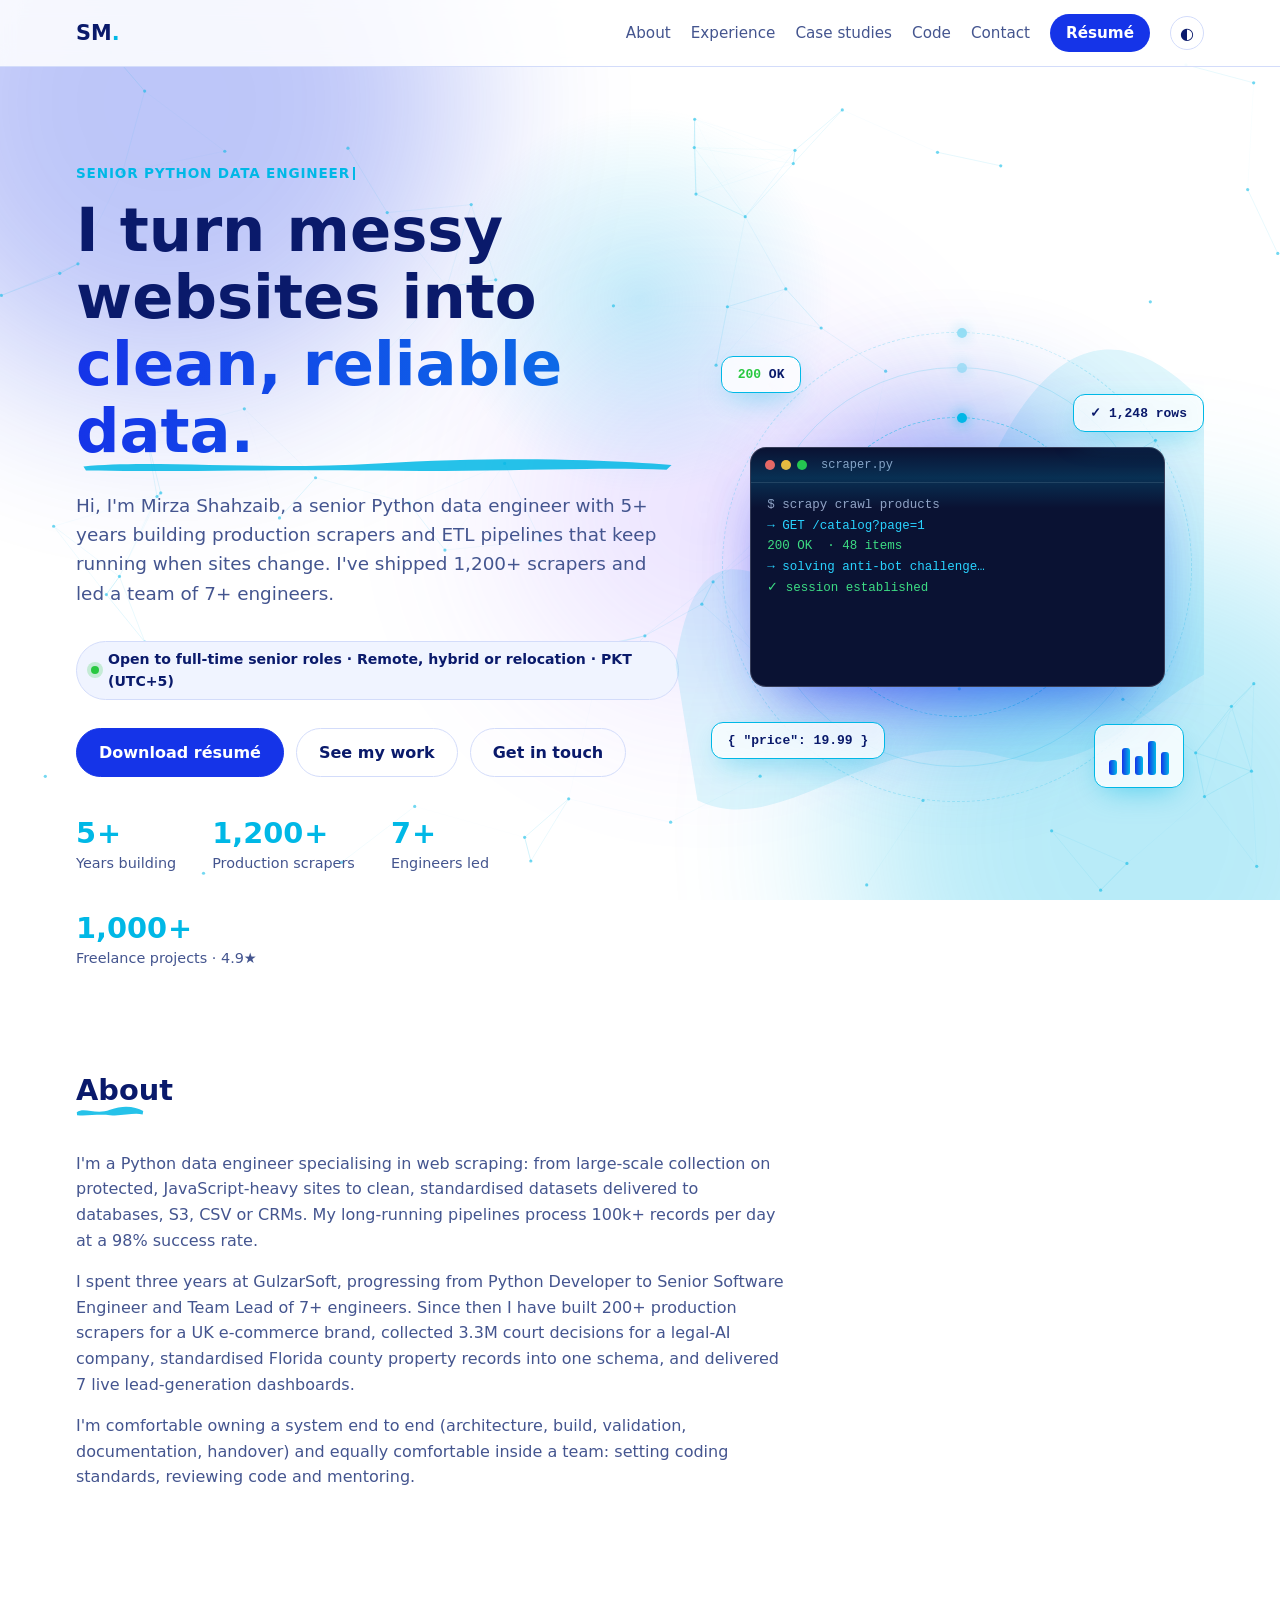
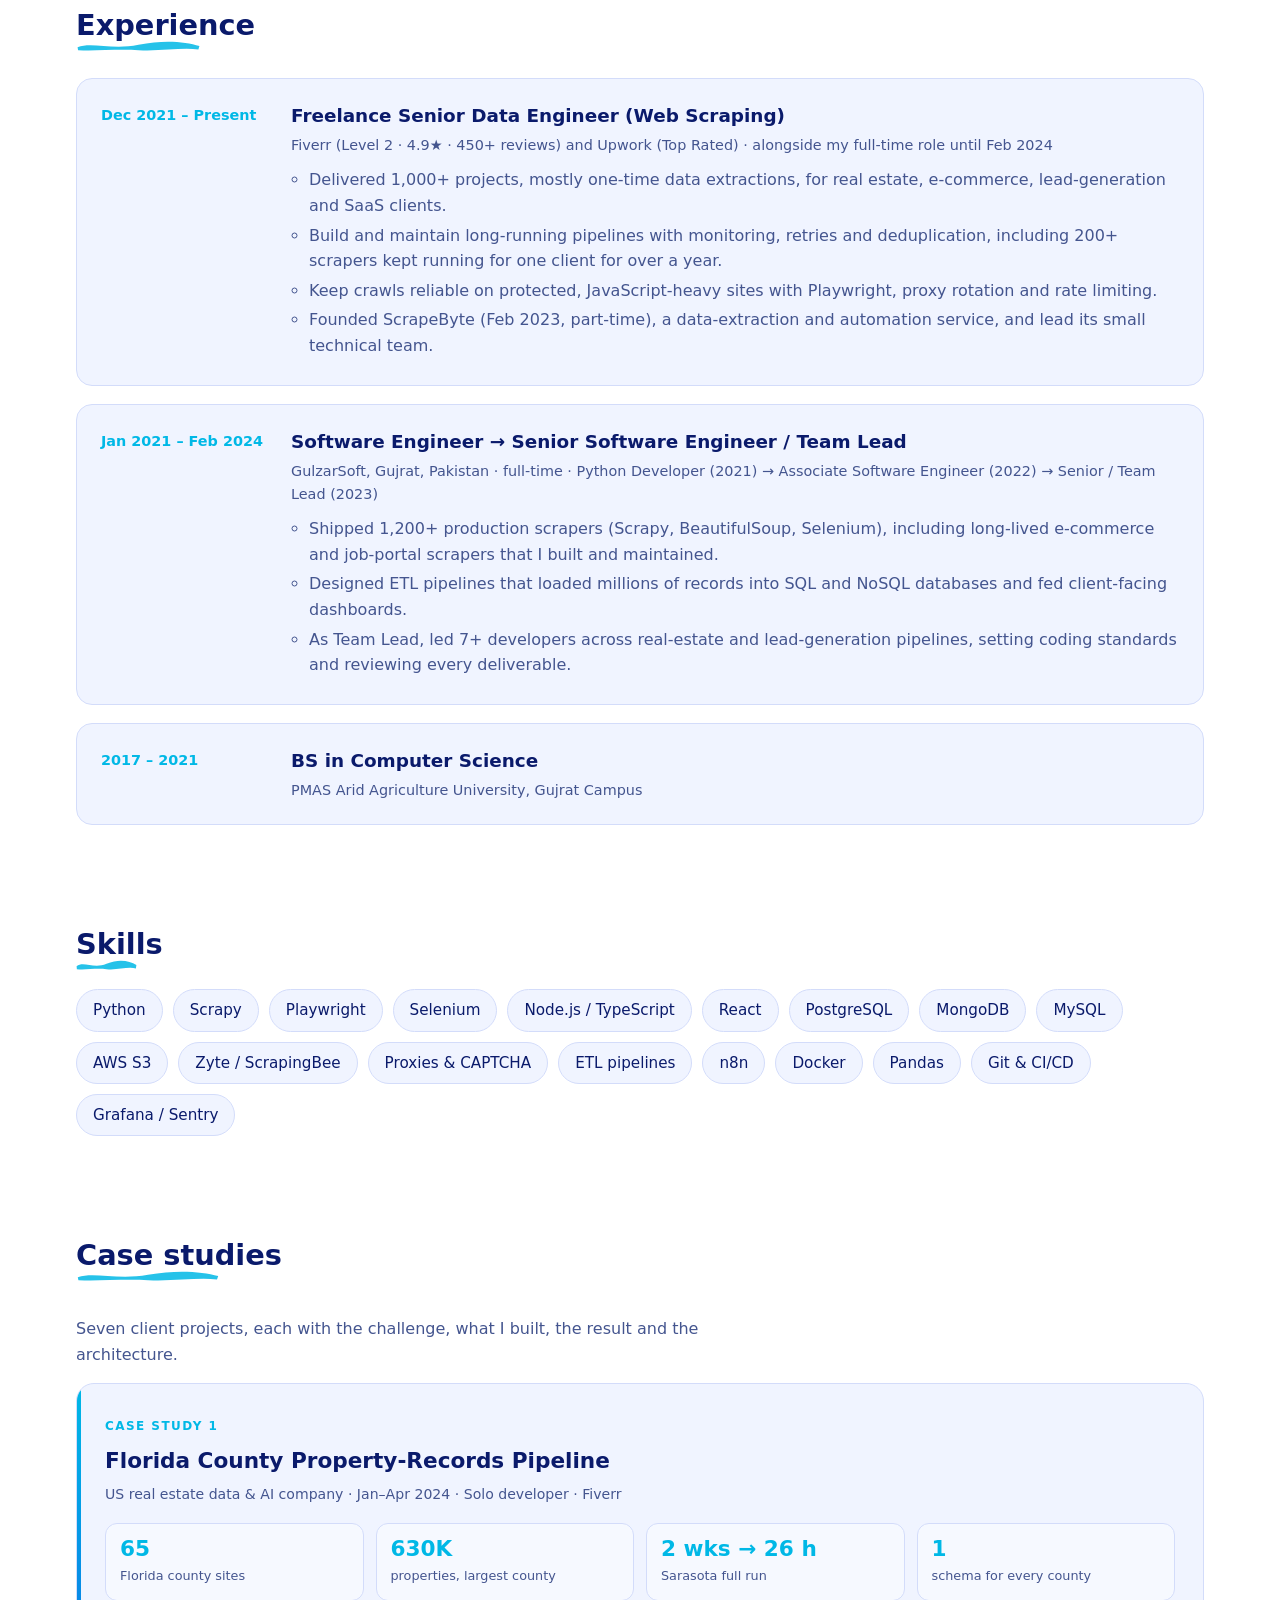
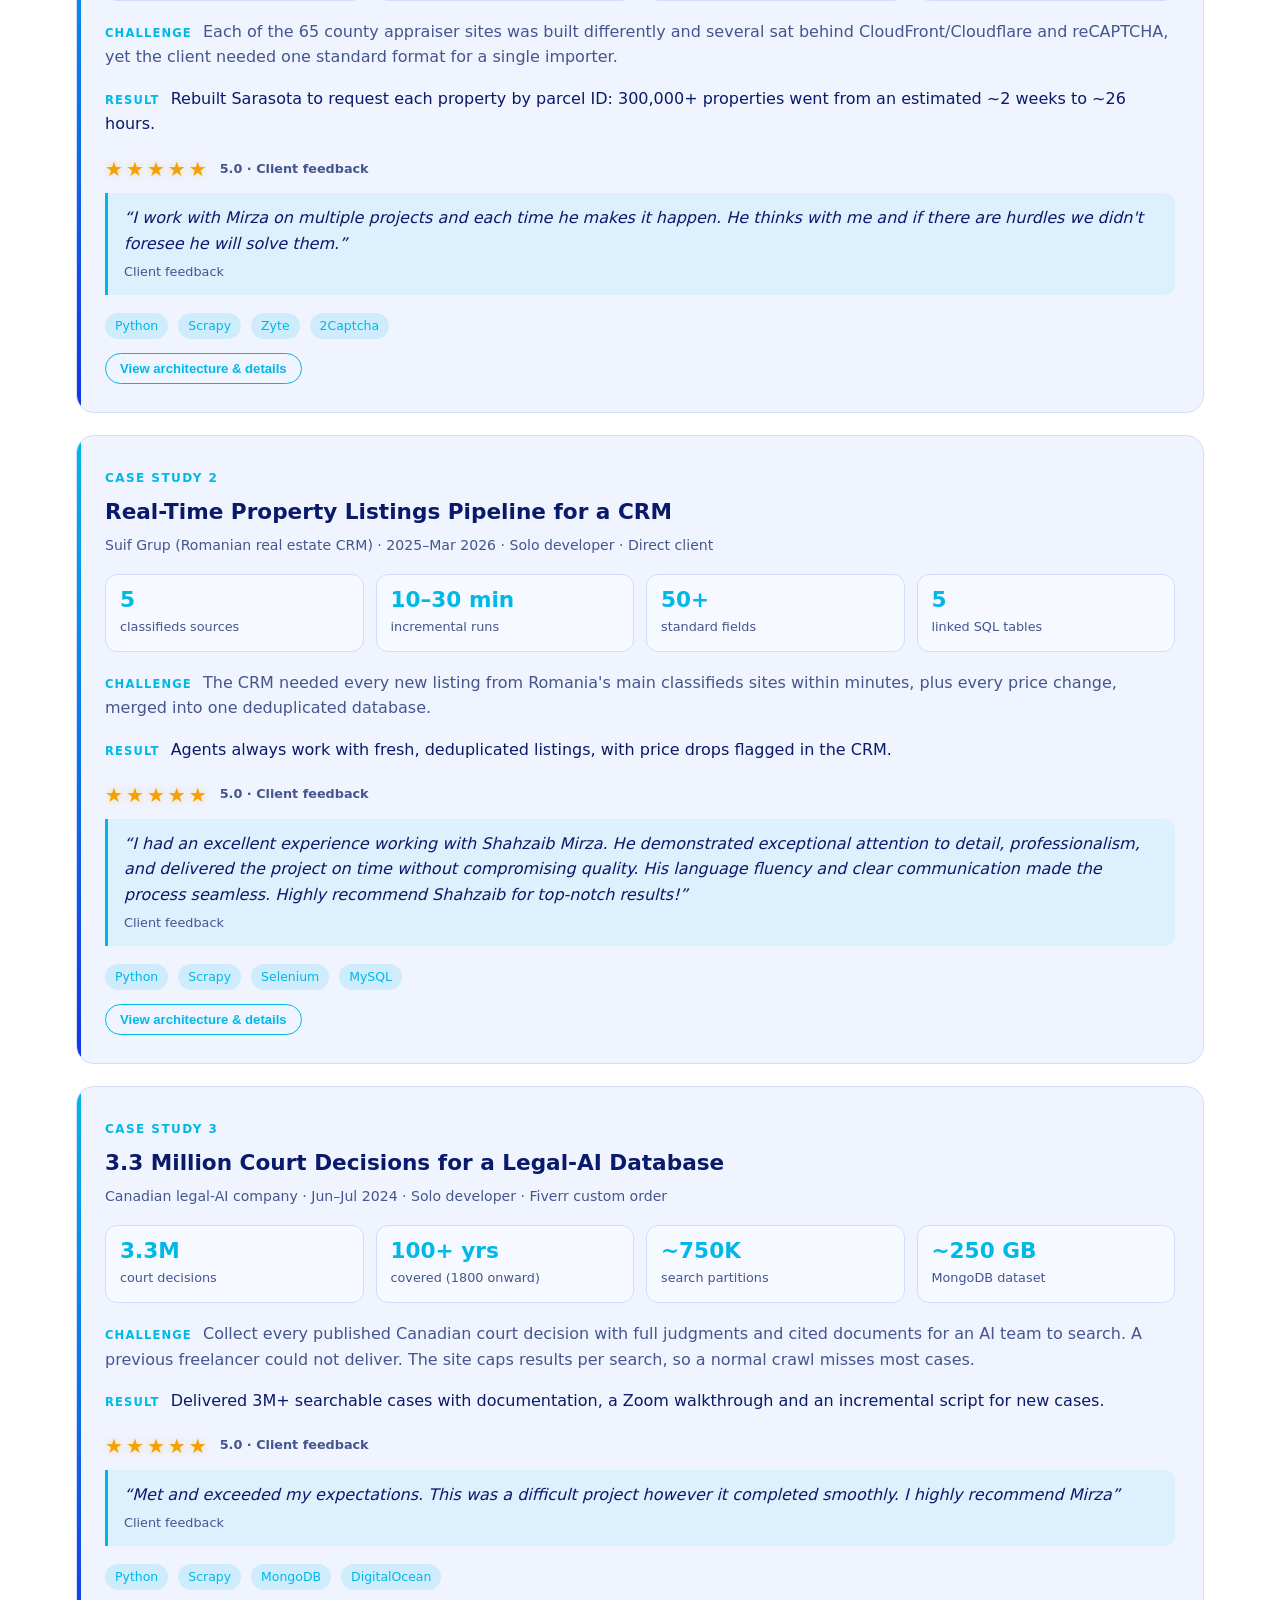
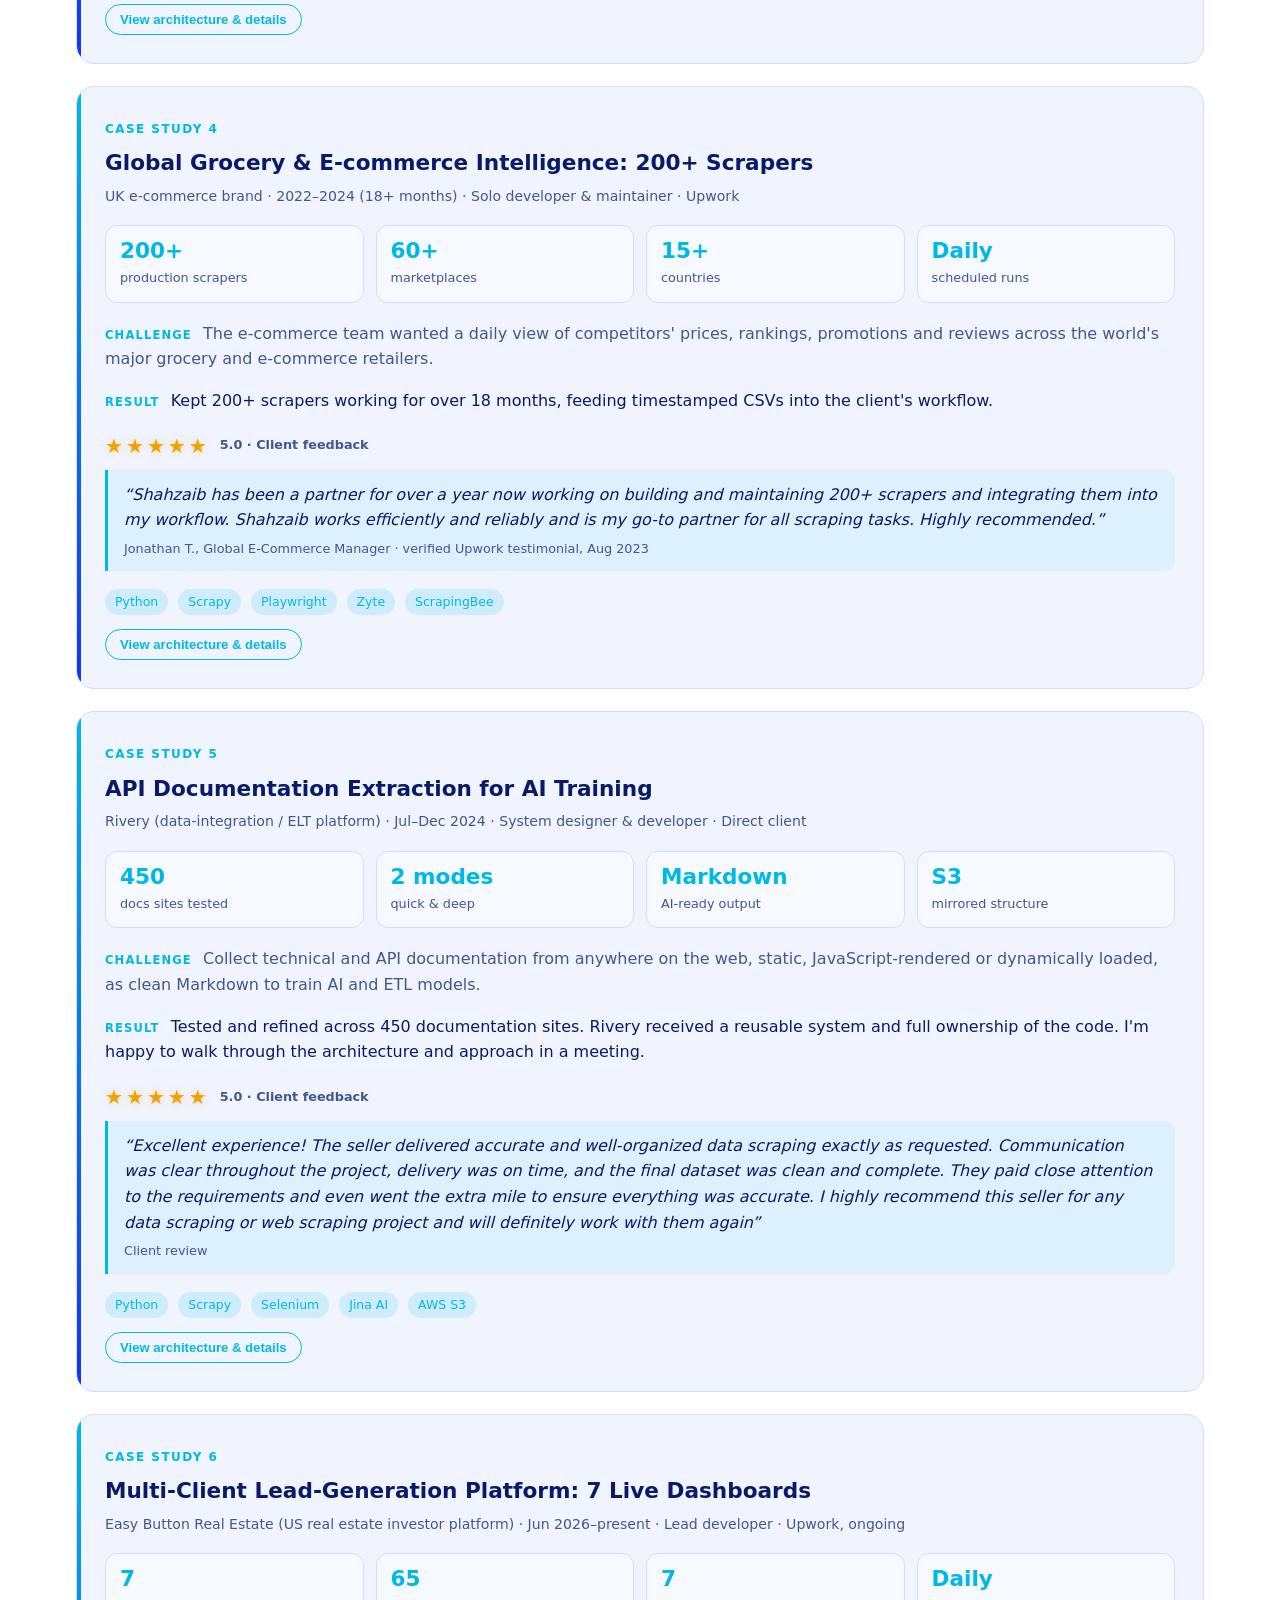
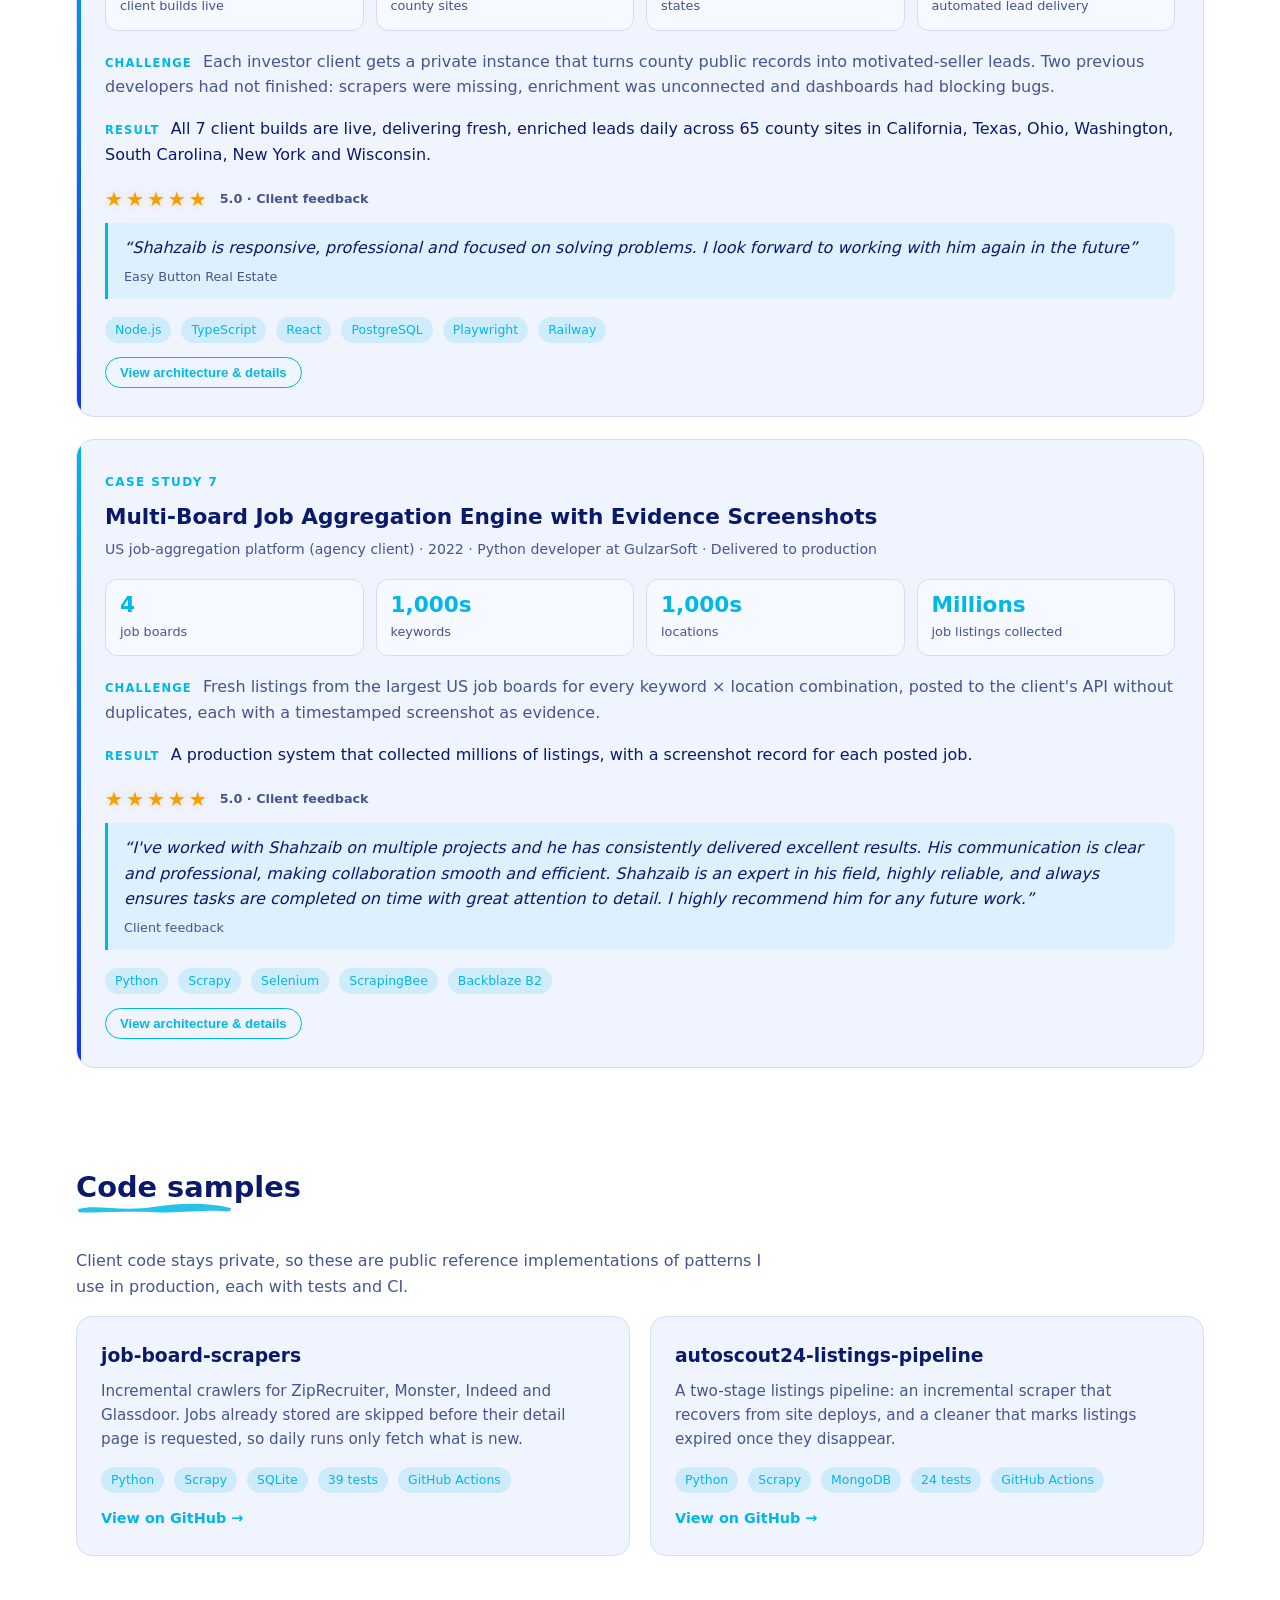
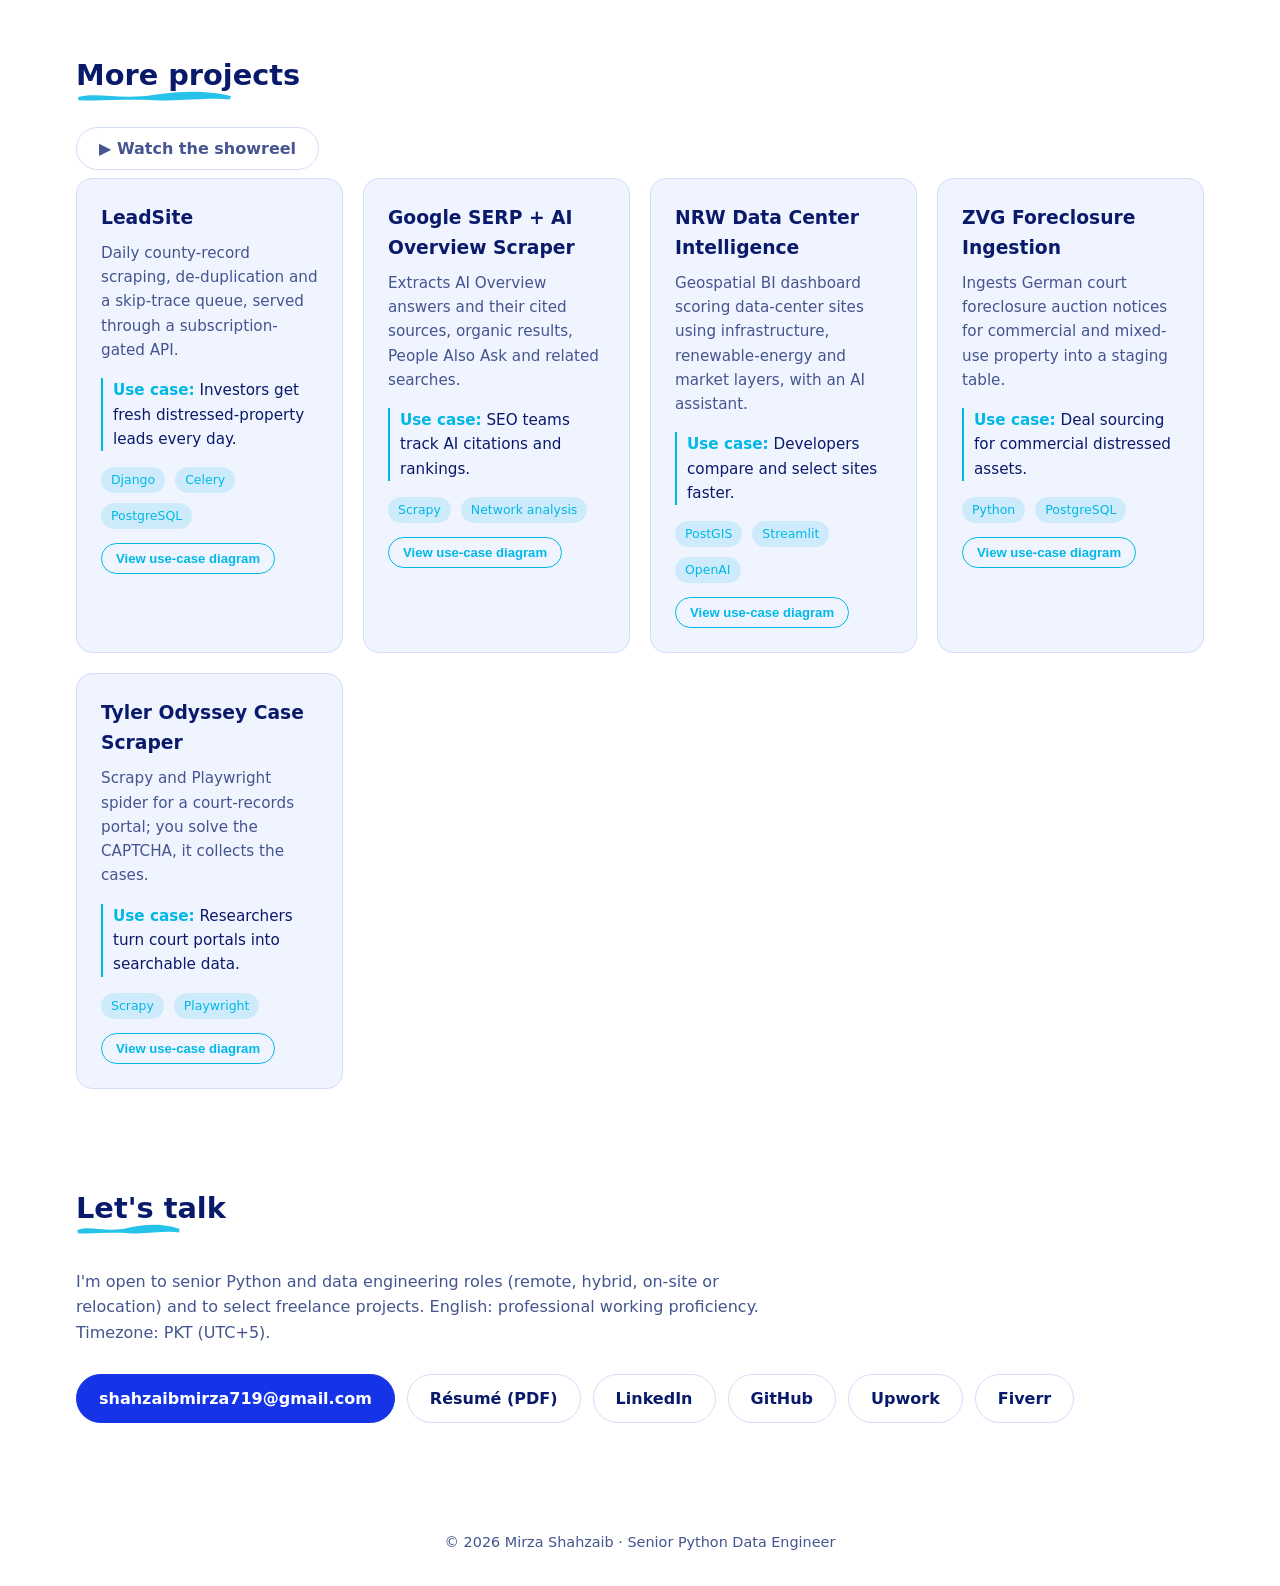
<file: index.html>
<!doctype html>
<html lang="en">
<head>
  <meta charset="utf-8">
  <meta name="viewport" content="width=device-width, initial-scale=1">
  <title>Mirza Shahzaib · Senior Python Data Engineer · Web Scraping &amp; ETL</title>
  <meta name="description" content="Mirza Shahzaib, senior Python data engineer. Web scraping and ETL pipelines: 1,200+ production scrapers, team lead of 7+ engineers, open to full-time roles.">
  <meta property="og:title" content="Mirza Shahzaib · Senior Python Data Engineer">
  <meta property="og:description" content="Web scraping and ETL pipelines: 1,200+ production scrapers, team lead of 7+ engineers. Case studies, code samples and résumé.">
  <meta property="og:type" content="website">
  <link rel="stylesheet" href="style.css">
  <script type="application/ld+json">
  {
    "@context": "https://schema.org",
    "@type": "Person",
    "name": "Mirza Shahzaib",
    "jobTitle": "Senior Python Data Engineer",
    "description": "Senior Python data engineer specialising in web scraping and ETL pipelines.",
    "address": { "@type": "PostalAddress", "addressLocality": "Gujrat", "addressRegion": "Punjab", "addressCountry": "PK" },
    "knowsAbout": ["Web scraping", "ETL pipelines", "Python", "Scrapy", "Playwright", "PostgreSQL", "MongoDB"],
    "sameAs": [
      "https://www.linkedin.com/in/mirza-shahzaib-613bab15b/",
      "https://github.com/shahzaibmirza566-creator"
    ]
  }
  </script>
</head>
<body>
  <canvas id="fx" aria-hidden="true"></canvas>
  <div class="blobs" aria-hidden="true"><i></i><i></i><i></i></div>
  <div class="glow" aria-hidden="true"></div>
  <div class="progress" aria-hidden="true"></div>
  <header class="nav">
    <a href="#top" class="logo">SM<span>.</span></a>
    <nav id="nav-links">
      <a href="#about">About</a>
      <a href="#experience">Experience</a>
      <a href="#case-studies">Case studies</a>
      <a href="#code">Code</a>
      <a href="#contact">Contact</a>
      <a class="resume" href="Mirza_Shahzaib_CV.pdf" target="_blank" rel="noopener">Résumé</a>
      <button id="theme" aria-label="Toggle theme">◐</button>
    </nav>
    <button id="menu" aria-label="Open menu" aria-expanded="false" aria-controls="nav-links"><i></i><i></i><i></i></button>
  </header>

  <main id="top">
    <section class="hero">
      <div class="hero-text">
      <p class="eyebrow"><span id="type"></span><span class="caret"></span></p>
      <h1>I turn messy websites into <em>clean, reliable data.</em></h1>
      <p class="lead">Hi, I'm Mirza Shahzaib, a senior Python data engineer with 5+ years building production scrapers and ETL pipelines that keep running when sites change. I've shipped 1,200+ scrapers and led a team of 7+ engineers.</p>
      <p class="avail"><i></i>Open to full-time senior roles · Remote, hybrid or relocation · PKT (UTC+5)</p>
      <div class="cta">
        <a class="btn primary" href="Mirza_Shahzaib_CV.pdf" target="_blank" rel="noopener">Download résumé</a>
        <a class="btn" href="#case-studies">See my work</a>
        <a class="btn" href="#contact">Get in touch</a>
      </div>
      <ul class="stats">
        <li><b><span data-count="5">5</span>+</b><span>Years building</span></li>
        <li><b><span data-count="1200">1,200</span>+</b><span>Production scrapers</span></li>
        <li><b><span data-count="7">7</span>+</b><span>Engineers led</span></li>
        <li><b><span data-count="1000">1,000</span>+</b><span>Freelance projects · 4.9★</span></li>
      </ul>
      </div>
      <div class="hero-visual" aria-hidden="true">
        <div class="orb"></div>
        <div class="ring r1"></div><div class="ring r2"></div><div class="ring r3"></div>
        <div class="term" data-depth="14">
          <div class="term-bar"><i></i><i></i><i></i><span>scraper.py</span></div>
          <pre id="log"></pre>
          <div class="scan"></div>
        </div>
        <div class="float f1" data-depth="30"><b>200</b> OK</div>
        <div class="float f2" data-depth="40">✓ <span id="rows">1,248</span> rows</div>
        <div class="float f3" data-depth="26">{ "price": 19.99 }</div>
        <div class="float f4 bars" data-depth="34"><i></i><i></i><i></i><i></i><i></i></div>
      </div>
    </section>

    <section id="about" class="reveal">
      <h2>About</h2>
      <p>I'm a Python data engineer specialising in web scraping: from large-scale collection on protected, JavaScript-heavy sites to clean, standardised datasets delivered to databases, S3, CSV or CRMs. My long-running pipelines process 100k+ records per day at a 98% success rate.</p>
      <p>I spent three years at GulzarSoft, progressing from Python Developer to Senior Software Engineer and Team Lead of 7+ engineers. Since then I have built 200+ production scrapers for a UK e-commerce brand, collected 3.3M court decisions for a legal-AI company, standardised Florida county property records into one schema, and delivered 7 live lead-generation dashboards.</p>
      <p>I'm comfortable owning a system end to end (architecture, build, validation, documentation, handover) and equally comfortable inside a team: setting coding standards, reviewing code and mentoring.</p>
    </section>

    <section id="experience" class="reveal">
      <h2>Experience</h2>
      <ol class="timeline">
        <li>
          <div class="when">Dec 2021 – Present</div>
          <div class="what">
            <h3>Freelance Senior Data Engineer (Web Scraping)</h3>
            <p class="org">Fiverr (Level 2 · 4.9★ · 450+ reviews) and Upwork (Top Rated) · alongside my full-time role until Feb 2024</p>
            <ul>
              <li>Delivered 1,000+ projects, mostly one-time data extractions, for real estate, e-commerce, lead-generation and SaaS clients.</li>
              <li>Build and maintain long-running pipelines with monitoring, retries and deduplication, including 200+ scrapers kept running for one client for over a year.</li>
              <li>Keep crawls reliable on protected, JavaScript-heavy sites with Playwright, proxy rotation and rate limiting.</li>
              <li>Founded ScrapeByte (Feb 2023, part-time), a data-extraction and automation service, and lead its small technical team.</li>
            </ul>
          </div>
        </li>
        <li>
          <div class="when">Jan 2021 – Feb 2024</div>
          <div class="what">
            <h3>Software Engineer → Senior Software Engineer / Team Lead</h3>
            <p class="org">GulzarSoft, Gujrat, Pakistan · full-time · Python Developer (2021) → Associate Software Engineer (2022) → Senior / Team Lead (2023)</p>
            <ul>
              <li>Shipped 1,200+ production scrapers (Scrapy, BeautifulSoup, Selenium), including long-lived e-commerce and job-portal scrapers that I built and maintained.</li>
              <li>Designed ETL pipelines that loaded millions of records into SQL and NoSQL databases and fed client-facing dashboards.</li>
              <li>As Team Lead, led 7+ developers across real-estate and lead-generation pipelines, setting coding standards and reviewing every deliverable.</li>
            </ul>
          </div>
        </li>
        <li>
          <div class="when">2017 – 2021</div>
          <div class="what">
            <h3>BS in Computer Science</h3>
            <p class="org">PMAS Arid Agriculture University, Gujrat Campus</p>
          </div>
        </li>
      </ol>
    </section>

    <section id="skills" class="reveal">
      <h2>Skills</h2>
      <div class="chips">
        <span>Python</span><span>Scrapy</span><span>Playwright</span><span>Selenium</span>
        <span>Node.js / TypeScript</span><span>React</span><span>PostgreSQL</span><span>MongoDB</span>
        <span>MySQL</span><span>AWS S3</span><span>Zyte / ScrapingBee</span><span>Proxies &amp; CAPTCHA</span>
        <span>ETL pipelines</span><span>n8n</span><span>Docker</span><span>Pandas</span>
        <span>Git &amp; CI/CD</span><span>Grafana / Sentry</span>
      </div>
    </section>

    <section id="case-studies" class="reveal">
      <h2>Case studies</h2>
      <p>Seven client projects, each with the challenge, what I built, the result and the architecture.</p>
      <div class="cases" id="cases"></div>
    </section>

    <section id="code" class="reveal">
      <h2>Code samples</h2>
      <p>Client code stays private, so these are public reference implementations of patterns I use in production, each with tests and CI.</p>
      <div class="repos">
        <a class="card repo" href="https://github.com/shahzaibmirza566-creator/job-board-scrapers" target="_blank" rel="noopener">
          <h3>job-board-scrapers</h3>
          <p>Incremental crawlers for ZipRecruiter, Monster, Indeed and Glassdoor. Jobs already stored are skipped before their detail page is requested, so daily runs only fetch what is new.</p>
          <div class="tags"><span>Python</span><span>Scrapy</span><span>SQLite</span><span>39 tests</span><span>GitHub Actions</span></div>
          <span class="repo-link">View on GitHub →</span>
        </a>
        <a class="card repo" href="https://github.com/shahzaibmirza566-creator/autoscout24-listings-pipeline" target="_blank" rel="noopener">
          <h3>autoscout24-listings-pipeline</h3>
          <p>A two-stage listings pipeline: an incremental scraper that recovers from site deploys, and a cleaner that marks listings expired once they disappear.</p>
          <div class="tags"><span>Python</span><span>Scrapy</span><span>MongoDB</span><span>24 tests</span><span>GitHub Actions</span></div>
          <span class="repo-link">View on GitHub →</span>
        </a>
      </div>
    </section>

    <section id="projects" class="reveal">
      <h2>More projects</h2>
      <p><a class="btn" href="showreel.html">▶ Watch the showreel</a></p>
      <div class="grid">
        <article class="card">
          <h3>LeadSite</h3>
          <p>Daily county-record scraping, de-duplication and a skip-trace queue, served through a subscription-gated API.</p>
          <p class="use"><b>Use case:</b> Investors get fresh distressed-property leads every day.</p>
          <div class="tags"><span>Django</span><span>Celery</span><span>PostgreSQL</span></div>
        </article>
        <article class="card">
          <h3>Google SERP + AI Overview Scraper</h3>
          <p>Extracts AI Overview answers and their cited sources, organic results, People Also Ask and related searches.</p>
          <p class="use"><b>Use case:</b> SEO teams track AI citations and rankings.</p>
          <div class="tags"><span>Scrapy</span><span>Network analysis</span></div>
        </article>
        <article class="card">
          <h3>NRW Data Center Intelligence</h3>
          <p>Geospatial BI dashboard scoring data-center sites using infrastructure, renewable-energy and market layers, with an AI assistant.</p>
          <p class="use"><b>Use case:</b> Developers compare and select sites faster.</p>
          <div class="tags"><span>PostGIS</span><span>Streamlit</span><span>OpenAI</span></div>
        </article>
        <article class="card">
          <h3>ZVG Foreclosure Ingestion</h3>
          <p>Ingests German court foreclosure auction notices for commercial and mixed-use property into a staging table.</p>
          <p class="use"><b>Use case:</b> Deal sourcing for commercial distressed assets.</p>
          <div class="tags"><span>Python</span><span>PostgreSQL</span></div>
        </article>
        <article class="card">
          <h3>Tyler Odyssey Case Scraper</h3>
          <p>Scrapy and Playwright spider for a court-records portal; you solve the CAPTCHA, it collects the cases.</p>
          <p class="use"><b>Use case:</b> Researchers turn court portals into searchable data.</p>
          <div class="tags"><span>Scrapy</span><span>Playwright</span></div>
        </article>
      </div>
    </section>

    <section id="contact" class="reveal">
      <h2>Let's talk</h2>
      <p>I'm open to senior Python and data engineering roles (remote, hybrid, on-site or relocation) and to select freelance projects. English: professional working proficiency. Timezone: PKT (UTC+5).</p>
      <div class="cta">
        <a class="btn primary" href="mailto:shahzaibmirza719@gmail.com">shahzaibmirza719@gmail.com</a>
        <a class="btn" href="Mirza_Shahzaib_CV.pdf" target="_blank" rel="noopener">Résumé (PDF)</a>
        <a class="btn" href="https://www.linkedin.com/in/mirza-shahzaib-613bab15b/" target="_blank" rel="noopener">LinkedIn</a>
        <a class="btn" href="https://github.com/shahzaibmirza566-creator" target="_blank" rel="noopener">GitHub</a>
        <a class="btn" href="https://www.upwork.com/freelancers/shahzaibmirza5" target="_blank" rel="noopener">Upwork</a>
        <a class="btn" href="https://www.fiverr.com/shahzaibmirz637" target="_blank" rel="noopener">Fiverr</a>
      </div>
    </section>
  </main>

  <footer>© <span id="year"></span> Mirza Shahzaib · Senior Python Data Engineer</footer>
  <script src="script.js"></script>
</body>
</html>
</file>
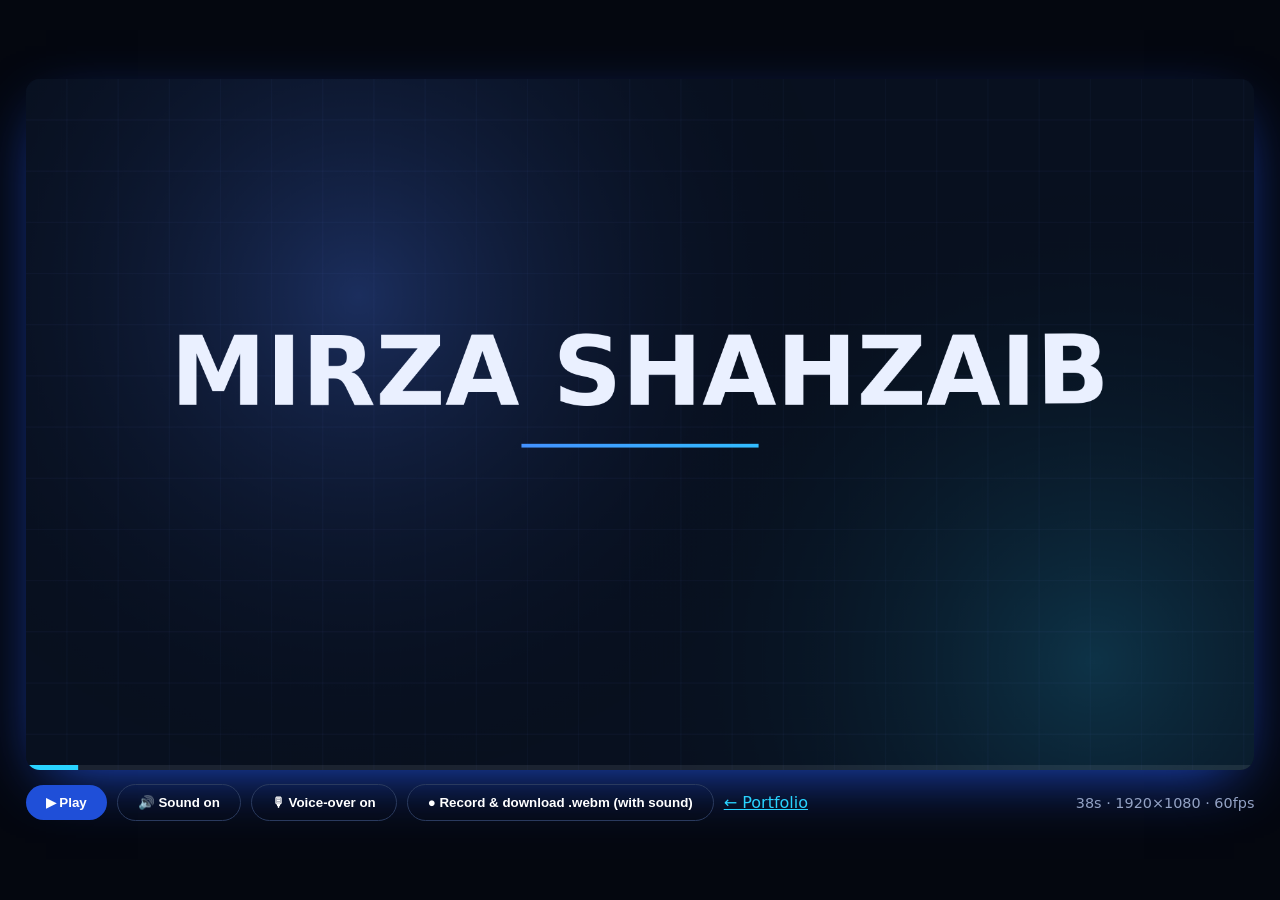
<file: showreel.html>
<!doctype html>
<html lang="en">
<head>
<meta charset="utf-8">
<meta name="viewport" content="width=device-width, initial-scale=1">
<title>Mirza Shahzaib · Showreel</title>
<style>
  :root { color-scheme: dark; }
  body { margin: 0; background: #04070f; color: #eaf0ff; font-family: system-ui, sans-serif;
         min-height: 100vh; display: grid; place-items: center; }
  .wrap { width: min(96vw, 1280px); padding: 16px 0; }
  canvas { width: 100%; height: auto; aspect-ratio: 16/9; border-radius: 14px; background: #08101f;
           box-shadow: 0 20px 60px -20px #1f4fd8; display: block; }
  .bar { display: flex; gap: 10px; flex-wrap: wrap; align-items: center; margin-top: 14px; }
  button { background: #1f4fd8; color: #fff; border: 0; padding: 10px 20px; border-radius: 999px;
           font-weight: 600; cursor: pointer; }
  button.alt { background: transparent; border: 1px solid #2a3a5e; }
  #status { color: #93a2c4; font-size: .9rem; margin-left: auto; }
  a { color: #29d3ff; }
  @media (max-width: 560px) { .wrap { width: 100%; padding: 12px; box-sizing: border-box; } canvas { border-radius: 10px; } .bar { gap: 8px; } button { flex: 1 1 100%; } #status { margin-left: 0; width: 100%; } }
</style>
</head>
<body>
<div class="wrap">
  <canvas id="c" width="1920" height="1080"></canvas>
  <div class="bar">
    <button id="play">▶ Play</button>
    <button id="snd" class="alt" aria-pressed="true">🔊 Sound on</button>
    <button id="voice" class="alt" aria-pressed="true">🎙 Voice-over on</button>
    <button id="rec" class="alt">● Record &amp; download .webm (with sound)</button>
    <a href="index.html">← Portfolio</a>
    <span id="status">38s · 1920×1080 · 60fps</span>
  </div>
</div>
<script src="narration.js"></script>
<script>
const cv = document.getElementById('c'), g = cv.getContext('2d');
const W = 1920, H = 1080, DUR = 37.76;
const BLUE = '#4d7cff', CYAN = '#29d3ff', BG = '#08101f', TXT = '#eaf0ff', MUTED = '#93a2c4';
const SCENES = [[0, 5.13], [5.13, 10.13], [10.13, 17.76], [17.76, 24.15], [24.15, 29.81], [29.81, 34.89], [34.89, 37.76]];

const PROJECTS = [
  { n: 'Florida County Property Records', tag: '65 county sites · 1 schema',
    use: 'Data teams load every county into one importer. Sarasota\'s 300K+ run dropped from ~2 weeks to ~26 hours.',
    stack: ['Scrapy', 'Zyte', '2Captcha'] },
  { n: 'Real-Time Listings for a CRM', tag: '5 sources · 10–30 min runs',
    use: 'A Romanian real-estate CRM gets new listings and price drops within minutes, de-duplicated.',
    stack: ['Scrapy', 'Selenium', 'MySQL'] },
  { n: '3.3M Court Decisions', tag: 'Complete CanLII coverage',
    use: 'A legal-AI team searches every Canadian decision from 1800 onward in one MongoDB.',
    stack: ['Scrapy', 'MongoDB'] },
  { n: '200+ E-commerce Scrapers', tag: '60+ marketplaces · 15+ countries',
    use: 'A UK brand tracks competitor prices, rankings and promotions every day.',
    stack: ['Scrapy', 'Playwright', 'Selenium'] },
  { n: '7 Live Lead Dashboards', tag: 'Investor lead platform',
    use: 'Investors get enriched motivated-seller leads daily across 65 county sites.',
    stack: ['Node.js', 'React', 'PostgreSQL'] },
  { n: 'Job Aggregation Engine', tag: '4 boards · millions of jobs',
    use: 'A job platform posts de-duplicated listings, each with screenshot evidence.',
    stack: ['Scrapy', 'Selenium', 'B2'] },
];

const clamp = (x, a = 0, b = 1) => Math.min(b, Math.max(a, x));
const prog = (t, a, b) => clamp((t - a) / (b - a));
const eo = (x) => 1 - Math.pow(1 - x, 3);
const eb = (x) => { const c = 1.70158; return 1 + (c + 1) * Math.pow(x - 1, 3) + c * Math.pow(x - 1, 2); };
let seed = 7; const rnd = () => (seed = (seed * 16807) % 2147483647) / 2147483647;
const rs = (n) => { seed = n; return rnd; };

function text(s, x, y, size, color = TXT, weight = 700, align = 'left', alpha = 1) {
  g.globalAlpha = alpha; g.fillStyle = color; g.textAlign = align; g.textBaseline = 'middle';
  g.font = `${weight} ${size}px system-ui, -apple-system, "Segoe UI", sans-serif`;
  g.fillText(s, x, y); g.globalAlpha = 1;
}
function rrect(x, y, w, h, r) { g.beginPath(); g.roundRect(x, y, w, h, r); }
function glow(x, y, r, color, a) {
  const gr = g.createRadialGradient(x, y, 0, x, y, r);
  gr.addColorStop(0, color); gr.addColorStop(1, 'transparent');
  g.globalAlpha = a; g.fillStyle = gr; g.fillRect(x - r, y - r, r * 2, r * 2); g.globalAlpha = 1;
}

function background(t) {
  g.fillStyle = BG; g.fillRect(0, 0, W, H);
  glow(400 + Math.sin(t * .4) * 200, 250 + Math.cos(t * .3) * 100, 800, BLUE, .28);
  glow(1500 + Math.cos(t * .35) * 200, 850 + Math.sin(t * .4) * 100, 800, CYAN, .18);
  g.strokeStyle = 'rgba(120,150,255,.07)'; g.lineWidth = 1;
  const off = (t * 40) % 80;
  for (let x = -80 + off; x < W; x += 80) { g.beginPath(); g.moveTo(x, 0); g.lineTo(x, H); g.stroke(); }
  for (let y = -80 + off; y < H; y += 80) { g.beginPath(); g.moveTo(0, y); g.lineTo(W, y); g.stroke(); }
}

/* Scene 1 — kinetic title */
function s1(t) {
  const name = 'MIRZA SHAHZAIB';
  g.font = '700 150px system-ui'; const total = g.measureText(name).width;
  let x = W / 2 - total / 2;
  [...name].forEach((ch, i) => {
    const p = eb(prog(t, .2 + i * .06, .9 + i * .06));
    g.font = '800 150px system-ui';
    const w = g.measureText(ch).width;
    g.save(); g.translate(x + w / 2, 470 + (1 - p) * 120);
    g.rotate((1 - p) * .35 * (i % 2 ? 1 : -1));
    text(ch, 0, 0, 150, TXT, 800, 'center', clamp(p * 1.4));
    g.restore(); x += w;
  });
  const lw = 760 * eo(prog(t, 1.4, 2.4));
  const gr = g.createLinearGradient(W / 2 - 380, 0, W / 2 + 380, 0);
  gr.addColorStop(0, BLUE); gr.addColorStop(1, CYAN);
  g.fillStyle = gr; g.fillRect(W / 2 - lw / 2, 570, lw, 6);
  const words = ['Python', 'ETL', 'Web Scraping'];
  words.forEach((w, i) => {
    const p = eo(prog(t, 1.8 + i * .25, 2.5 + i * .25));
    text(w, W / 2 + (i - 1) * 380, 650 + (1 - p) * 30, 48, i === 1 ? CYAN : MUTED, 600, 'center', p);
  });
}

/* Scene 2 — messy HTML -> clean table */
function s2(t, lt) {
  const head = eo(prog(lt, 0, .8));
  text('Messy websites', 480, 150 + (1 - head) * 30, 64, MUTED, 700, 'center', head);
  text('→', W / 2, 150, 64, CYAN, 700, 'center', head);
  text('Clean data', 1440, 150 + (1 - head) * 30, 64, TXT, 700, 'center', head);

  // left: scrolling markup
  rrect(120, 230, 720, 700, 24); g.fillStyle = 'rgba(15,26,48,.9)'; g.fill();
  g.strokeStyle = '#1f2d4a'; g.lineWidth = 2; g.stroke();
  g.save(); rrect(120, 230, 720, 700, 24); g.clip();
  const tags = ['<div class="p-7x9">', '<span data-id="4821">', '<script>window.__s={…}', '<a href="/item?id=88">',
    '<li class="x_k3">$19.99</li>', '<td>SKU-00412</td>', '<img lazy src="/i/4.jpg">', '<ul id="grid__a">', '<p style="…">In stock</p>'];
  const r = rs(3);
  for (let i = 0; i < 24; i++) {
    const y = 270 + ((i * 38 - lt * 90) % 912 + 912) % 912 - 20;
    text(tags[Math.floor(r() * tags.length)], 160 + (i % 3) * 22, y, 26, i % 5 === 0 ? CYAN : '#5b6b8f', 500, 'left', head);
  }
  g.restore();

  // flowing particles
  const r2 = rs(11);
  for (let i = 0; i < 40; i++) {
    const sp = .4 + r2() * .5, ph = r2(), y0 = 330 + r2() * 500;
    const p = ((lt * sp + ph) % 1);
    const x = 860 + p * 200, y = y0 + (580 - y0) * eo(p) ;
    glow(x, y, 26, i % 2 ? CYAN : BLUE, .9 * Math.sin(p * Math.PI) * head);
  }

  // right: clean table
  rrect(1080, 230, 720, 700, 24); g.fillStyle = 'rgba(15,26,48,.9)'; g.fill(); g.stroke();
  const cols = ['SKU', 'Name', 'Price'];
  cols.forEach((c, i) => text(c, 1130 + [0, 190, 520][i], 285, 28, CYAN, 700, 'left', head));
  const rows = [['A-0412', 'Desk Lamp', '$19.99'], ['A-0413', 'USB Hub', '$24.50'], ['A-0414', 'Keyboard', '$59.00'],
    ['A-0415', 'Monitor Arm', '$42.75'], ['A-0416', 'Webcam', '$34.90'], ['A-0417', 'Headset', '$79.00'], ['A-0418', 'Mouse Pad', '$12.00']];
  rows.forEach((row, i) => {
    const p = eo(prog(lt, 1.2 + i * .28, 1.8 + i * .28));
    const y = 355 + i * 78;
    g.globalAlpha = p; g.fillStyle = i % 2 ? 'rgba(77,124,255,.08)' : 'rgba(77,124,255,.16)';
    rrect(1110, y - 30, 660, 62, 12); g.fill(); g.globalAlpha = 1;
    row.forEach((c, k) => text(c, 1130 + [0, 190, 520][k] + (1 - p) * -40, y, 30, TXT, 500, 'left', p));
  });
  const done = eo(prog(lt, 3.4, 4.2));
  text(`${Math.round(done * 1248)} rows exported · CSV / JSON / API`, 1440, 880, 28, MUTED, 600, 'center', done);
}

/* Projects — three cards per scene with use cases */
function wrap(s, x, y, maxW, size, lh, color, alpha) {
  g.font = `500 ${size}px system-ui`; const words = s.split(' '); let line = '';
  words.forEach((w) => {
    const test = line ? line + ' ' + w : w;
    if (g.measureText(test).width > maxW && line) { text(line, x, y, size, color, 500, 'left', alpha); y += lh; line = w; }
    else line = test;
  });
  text(line, x, y, size, color, 500, 'left', alpha);
}
function projects(lt, set, title) {
  const head = eo(prog(lt, 0, .6));
  text(title, W / 2, 130 + (1 - head) * 30, 64, TXT, 800, 'center', head);
  PROJECTS.slice(set * 3, set * 3 + 3).forEach((p, i) => {
    const pr = eo(prog(lt, .3 + i * .25, 1.0 + i * .25));
    const x = 110 + i * 590, y = 220 + (1 - pr) * 70, w = 540, h = 700;
    g.globalAlpha = pr;
    rrect(x, y, w, h, 28); g.fillStyle = 'rgba(15,26,48,.92)'; g.fill();
    const gr = g.createLinearGradient(x, y, x + w, y); gr.addColorStop(0, BLUE); gr.addColorStop(1, CYAN);
    g.strokeStyle = gr; g.lineWidth = 3; g.stroke();
    g.globalAlpha = 1;
    text('0' + (set * 3 + i + 1), x + 40, y + 70, 54, CYAN, 800, 'left', pr);
    wrap(p.n, x + 40, y + 160, w - 80, 44, 54, TXT, pr);
    g.font = '700 44px system-ui';
    const nameLines = g.measureText(p.n).width > w - 80 ? 2 : 1;
    const ty = y + 160 + nameLines * 54 + 10;
    text(p.tag, x + 40, ty, 28, CYAN, 600, 'left', pr);
    text('USE CASE', x + 40, ty + 70, 22, MUTED, 700, 'left', pr);
    wrap(p.use, x + 40, ty + 115, w - 80, 30, 42, '#c9d4ef', pr);
    let cx0 = x + 40;
    p.stack.forEach((s) => {
      const sx = cx0, sy = y + h - 80;
      g.font = '600 24px system-ui'; const sw = g.measureText(s).width + 36; cx0 += sw + 12;
      g.globalAlpha = pr; rrect(sx, sy - 24, sw, 48, 24); g.fillStyle = 'rgba(77,124,255,.18)'; g.fill(); g.globalAlpha = 1;
      text(s, sx + 18, sy, 24, '#9bb4ff', 600, 'left', pr);
    });
  });
}
const pA = (t, lt) => projects(lt, 0, 'Case studies · Data engineering');
const pB = (t, lt) => projects(lt, 1, 'Case studies · Platforms at scale');

/* Scene 3 — stats rings */
function s3(t, lt) {
  const head = eo(prog(lt, 0, .6));
  text('Built to deliver', W / 2, 160 + (1 - head) * 30, 72, TXT, 800, 'center', head);
  const stats = [['1000+', 'Projects completed', .95, 1000], ['1200+', 'Production scrapers', .95, 1200], ['450+', 'Fiverr reviews', .85, 450], ['5+', 'Years building', .78, 5]];
  stats.forEach(([lab, sub, fill, n], i) => {
    const cx = 300 + i * 440, cy = 560, R = 150, p = eo(prog(lt, .4 + i * .3, 1.6 + i * .3));
    g.lineWidth = 20; g.lineCap = 'round';
    g.strokeStyle = '#1b2a4a'; g.beginPath(); g.arc(cx, cy, R, 0, 6.2832); g.stroke();
    const gr = g.createLinearGradient(cx - R, cy, cx + R, cy); gr.addColorStop(0, BLUE); gr.addColorStop(1, CYAN);
    g.strokeStyle = gr; g.beginPath(); g.arc(cx, cy, R, -Math.PI / 2, -Math.PI / 2 + 6.2832 * fill * p); g.stroke();
    const suffix = lab.replace(/[0-9]/g, '');
    text(Math.round(n * p).toLocaleString('en-US') + suffix, cx, cy - 4, n >= 1000 ? 70 : 84, TXT, 800, 'center', p);
    text(sub, cx, cy + R + 70, 32, i === 0 ? CYAN : MUTED, 600, 'center', p);
  });
}

/* Scene 4 — orbiting skills */
function s4(t, lt) {
  const head = eo(prog(lt, 0, .6));
  text('The toolkit', W / 2, 140 + (1 - head) * 30, 72, TXT, 800, 'center', head);
  const cx = W / 2, cy = 590;
  [260, 400].forEach((r, i) => { g.strokeStyle = 'rgba(77,124,255,.25)'; g.lineWidth = 2; g.beginPath(); g.arc(cx, cy, r, 0, 6.2832); g.stroke(); });
  const pulse = 1 + Math.sin(lt * 3) * .04;
  glow(cx, cy, 240 * pulse, BLUE, .6);
  g.beginPath(); g.arc(cx, cy, 110 * pulse, 0, 6.2832); g.fillStyle = BLUE; g.fill();
  text('Python', cx, cy, 44, '#fff', 800, 'center');
  const inner = ['Scrapy', 'Playwright', 'Selenium', 'httpx'], outer = ['Pandas', 'FastAPI', 'Docker', 'n8n', 'SQL', 'Cron'];
  [[inner, 260, .5], [outer, 400, -.35]].forEach(([list, R, sp], ri) => {
    list.forEach((s, i) => {
      const p = eb(prog(lt, .3 + i * .15 + ri * .3, 1 + i * .15 + ri * .3));
      const a = lt * sp + (i / list.length) * 6.2832;
      const x = cx + Math.cos(a) * R * p, y = cy + Math.sin(a) * R * .72 * p;
      g.font = '600 32px system-ui'; const w = g.measureText(s).width + 56;
      rrect(x - w / 2, y - 30, w, 60, 30);
      g.fillStyle = 'rgba(15,26,48,.95)'; g.fill(); g.strokeStyle = ri ? CYAN : BLUE; g.lineWidth = 2; g.stroke();
      text(s, x, y, 32, TXT, 600, 'center', clamp(p));
    });
  });
}

/* Scene 5 — outro */
function s5(t, lt) {
  const a = eo(prog(lt, 0, .8)), b = eo(prog(lt, .5, 1.3)), c = eo(prog(lt, 1, 1.8));
  glow(W / 2, H / 2, 600 + Math.sin(lt * 3) * 40, BLUE, .35 * a);
  text("Let's build something", W / 2, 440 + (1 - a) * 40, 120, TXT, 800, 'center', a);
  text('reliable.', W / 2, 580 + (1 - b) * 40, 120, CYAN, 800, 'center', b);
  rrect(W / 2 - 280, 710, 560, 90, 45);
  const gr = g.createLinearGradient(W / 2 - 280, 0, W / 2 + 280, 0); gr.addColorStop(0, BLUE); gr.addColorStop(1, CYAN);
  g.globalAlpha = c; g.fillStyle = gr; g.fill(); g.globalAlpha = 1;
  text('shahzaibmirza719@gmail.com', W / 2, 755, 38, '#fff', 700, 'center', c);
}

const fns = [s1, s2, pA, pB, s3, s4, s5];
function render(t) {
  background(t);
  SCENES.forEach(([a, b], i) => {
    if (t < a - .001 || t >= b) return;
    const fade = Math.min(prog(t, a, a + .4), 1 - prog(t, b - .4, b));
    g.globalAlpha = i === 0 ? 1 - prog(t, b - .4, b) : fade;
    fns[i](t, t - a);
    g.globalAlpha = 1;
  });
  drawCaption(t);
  // progress bar
  g.fillStyle = 'rgba(255,255,255,.08)'; g.fillRect(0, H - 8, W, 8);
  g.fillStyle = CYAN; g.fillRect(0, H - 8, W * t / DUR, 8);
}


/* ---------- Sound: narration only (no background music or effects) ---------- */
let actx, adest, spk, music, muted = false, voiceOn = true, voiceReady = false;
function ensureCtx() {
  if (!actx) { actx = new (window.AudioContext || window.webkitAudioContext)(); adest = actx.createMediaStreamDestination(); }
  return actx;
}
function audioInit() { ensureCtx(); if (actx.state === 'suspended') actx.resume(); }
async function preloadVoice() {
  try {
    ensureCtx();
    await Promise.all((window.NARRATION || []).map(async (n) => {
      const ab = await (await fetch(n.src)).arrayBuffer();
      n.buf = await actx.decodeAudioData(ab);
    }));
    voiceReady = true; status.textContent = '38s · 1920×1080 · voice-over only';
  } catch (e) { console.warn('voice-over unavailable', e); }
}
function startAudio() {
  if (music) { try { music.disconnect(); spk.disconnect(); } catch (e) {} }
  spk = actx.createGain(); spk.gain.value = muted ? 0 : 1; spk.connect(actx.destination);
  const bus = makeBus(actx, [spk, adest]);   // adest always gets sound, for recording
  music = bus;
  if (voiceOn && voiceReady) addVoice(actx, bus, actx.currentTime + .08);
}
function makeBus(ctx, dests) {                  // gentle limiter so the voice never clips
  const bus = ctx.createGain(), lim = ctx.createDynamicsCompressor();
  lim.threshold.value = -6; lim.knee.value = 6; lim.ratio.value = 8; lim.attack.value = .003; lim.release.value = .15;
  bus.connect(lim); dests.forEach((d) => lim.connect(d));
  return bus;
}
// The recorded opening line says "freelance"; play it silently and caption the current title instead.
(window.NARRATION || []).forEach((n) => {
  if (/freelance senior data engineer/i.test(n.text)) { n.silent = true; n.text = "Hi, I'm Mirza Shahzaib, a senior Python data engineer."; }
});
function addVoice(ctx, bus, t0) {
  (window.NARRATION || []).forEach((n) => {
    if (!n.buf || n.silent) return;
    const s = ctx.createBufferSource(), g = ctx.createGain();
    s.buffer = n.buf; g.gain.value = 1.1; s.connect(g); g.connect(bus); s.start(t0 + n.t);
  });
}
function drawCaption(t) {
  if (!voiceOn || !voiceReady) return;
  const n = (window.NARRATION || []).find((x) => t >= x.t - .1 && t <= x.t + x.dur + .25);
  if (!n) return;
  const a = Math.min(prog(t, n.t - .1, n.t + .15), 1 - prog(t, n.t + n.dur, n.t + n.dur + .25));
  g.font = '600 40px system-ui, -apple-system, "Segoe UI", sans-serif';
  let lines = [n.text];
  if (g.measureText(n.text).width > 1500) {
    const w = n.text.split(' '); let best = 1, diff = 1e9;
    for (let i = 1; i < w.length; i++) { const d = Math.abs(g.measureText(w.slice(0, i).join(' ')).width - g.measureText(w.slice(i).join(' ')).width); if (d < diff) { diff = d; best = i; } }
    lines = [w.slice(0, best).join(' '), w.slice(best).join(' ')];
  }
  const bw = Math.max(...lines.map((l) => g.measureText(l).width)) + 72, bh = lines.length * 54 + 28, y = H - 70 - bh;
  g.globalAlpha = a * .62; rrect(W / 2 - bw / 2, y, bw, bh, 22); g.fillStyle = '#02061a'; g.fill();
  g.globalAlpha = a; lines.forEach((l, i) => text(l, W / 2, y + 14 + 27 + i * 54, 40, '#fff', 600, 'center', a));
  g.globalAlpha = 1;
}

/* Playback + recording */
let start = 0, playing = false, recorder = null, chunks = [];
const status = document.getElementById('status');
function loop(now) {
  if (!playing) return;
  const t = Math.max(0, (now - start) / 1000);
  if (t >= DUR) { playing = false; render(DUR - .001); if (recorder) recorder.stop(); document.getElementById('play').textContent = '↻ Replay'; return; }
  render(t); requestAnimationFrame(loop);
}
function play() { audioInit(); startAudio(); start = performance.now() + 80; playing = true; document.getElementById('play').textContent = '■ Playing…'; requestAnimationFrame(loop); }
document.getElementById('play').onclick = play;
document.getElementById('voice').onclick = (e) => {
  voiceOn = !voiceOn; e.currentTarget.textContent = voiceOn ? '🎙 Voice-over on' : '🎙 Voice-over off';
  e.currentTarget.setAttribute('aria-pressed', voiceOn); status.textContent = voiceOn ? 'Voice-over + captions on (applies on next play)' : 'Voice-over off (applies on next play)';
};
document.getElementById('snd').onclick = (e) => {
  muted = !muted; e.currentTarget.textContent = muted ? '🔇 Sound off' : '🔊 Sound on';
  e.currentTarget.setAttribute('aria-pressed', !muted); if (spk) spk.gain.value = muted ? 0 : 1;
};
document.getElementById('rec').onclick = () => {
  if (!window.MediaRecorder) { status.textContent = 'Recording not supported in this browser'; return; }
  const mime = ['video/webm;codecs=vp9,opus', 'video/webm;codecs=vp8,opus', 'video/webm'].find((m) => MediaRecorder.isTypeSupported(m));
  audioInit();
  const vs = cv.captureStream(60); adest.stream.getAudioTracks().forEach((t) => vs.addTrack(t));
  recorder = new MediaRecorder(vs, { mimeType: mime, videoBitsPerSecond: 12e6, audioBitsPerSecond: 192e3 });
  chunks = []; recorder.ondataavailable = (e) => chunks.push(e.data);
  recorder.onstop = () => {
    const a = document.createElement('a'); a.href = URL.createObjectURL(new Blob(chunks, { type: 'video/webm' }));
    a.download = 'shahzaib-showreel.webm'; a.click(); recorder = null; status.textContent = 'Saved shahzaib-showreel.webm';
  };
  recorder.start(); status.textContent = 'Recording 38s with voice-over…'; play();
};
addEventListener('keydown', (e) => { if (e.code === 'Space') { e.preventDefault(); play(); } });
render(1.6); // poster frame
preloadVoice();
</script>
</body>
</html>
</file>
<file: style.css>
:root {
  --bg: #ffffff;
  --surface: #f4f7fd;
  --text: #0e1a33;
  --muted: #55627d;
  --primary: #1f4fd8;
  --accent: #00b8e6;
  --border: #dde4f2;
}
:root[data-theme="dark"] {
  --bg: #08101f;
  --surface: #0f1a30;
  --text: #eaf0ff;
  --muted: #93a2c4;
  --primary: #4d7cff;
  --accent: #29d3ff;
  --border: #1f2d4a;
}
@media (prefers-color-scheme: dark) {
  :root:not([data-theme="light"]) {
    --bg: #08101f; --surface: #0f1a30; --text: #eaf0ff;
    --muted: #93a2c4; --primary: #4d7cff; --accent: #29d3ff; --border: #1f2d4a;
  }
}

* { box-sizing: border-box; }
html { scroll-behavior: smooth; }
body {
  margin: 0;
  font-family: system-ui, -apple-system, "Segoe UI", Roboto, sans-serif;
  background: var(--bg);
  color: var(--text);
  line-height: 1.6;
}
a { color: inherit; text-decoration: none; }

.nav {
  position: sticky; top: 0; z-index: 10;
  display: flex; justify-content: space-between; align-items: center;
  padding: 14px max(16px, calc((100vw - 1000px) / 2));
  background: color-mix(in srgb, var(--bg) 85%, transparent);
  backdrop-filter: blur(10px);
  border-bottom: 1px solid var(--border);
}
.logo { font-weight: 800; font-size: 1.3rem; }
.logo span { color: var(--accent); }
.nav nav { display: flex; gap: 20px; align-items: center; font-size: .95rem; }
.nav nav a { color: var(--muted); transition: color .2s; }
.nav nav a:hover { color: var(--text); }
#theme {
  background: none; border: 1px solid var(--border); color: var(--text);
  width: 34px; height: 34px; border-radius: 50%; cursor: pointer; font-size: 1rem;
}

main { max-width: 1000px; margin: 0 auto; padding: 0 16px; }
section { padding: 72px 0 24px; }
h2 { font-size: 1.8rem; margin: 0 0 16px; }

.hero { padding-top: 96px; }
.eyebrow { color: var(--accent); font-weight: 600; letter-spacing: .06em; text-transform: uppercase; font-size: .85rem; margin: 0 0 12px; }
h1 { font-size: clamp(2.2rem, 6vw, 3.8rem); line-height: 1.1; margin: 0 0 20px; max-width: 18ch; }
h1 em {
  font-style: normal;
  background: linear-gradient(90deg, var(--primary), var(--accent));
  -webkit-background-clip: text; background-clip: text; color: transparent;
}
.lead { color: var(--muted); font-size: 1.15rem; max-width: 56ch; }

.cta { display: flex; flex-wrap: wrap; gap: 12px; margin: 28px 0; }
.btn {
  padding: 11px 22px; border-radius: 999px; border: 1px solid var(--border);
  font-weight: 600; transition: transform .15s, border-color .2s;
}
.btn:hover { transform: translateY(-2px); border-color: var(--primary); }
.btn.primary { background: var(--primary); border-color: var(--primary); color: #fff; }

.stats { list-style: none; display: flex; flex-wrap: wrap; gap: 36px; padding: 0; margin: 40px 0 0; }
.stats b { display: block; font-size: 1.8rem; color: var(--primary); }
.stats li > span { color: var(--muted); font-size: .9rem; }

p { max-width: 70ch; color: var(--muted); }

.chips, .tags { display: flex; flex-wrap: wrap; gap: 10px; }
.chips span {
  padding: 8px 16px; border-radius: 999px; background: var(--surface);
  border: 1px solid var(--border); font-size: .95rem;
}
.grid { display: grid; grid-template-columns: repeat(auto-fit, minmax(260px, 1fr)); gap: 20px; }
.card {
  background: var(--surface); border: 1px solid var(--border); border-radius: 16px;
  padding: 24px; transition: transform .2s, border-color .2s;
}
.card:hover { transform: translateY(-4px); border-color: var(--accent); }
.card h3 { margin: 0 0 8px; }
.card p { margin: 0 0 16px; font-size: .95rem; }
.tags span { font-size: .78rem; color: var(--primary); background: color-mix(in srgb, var(--primary) 12%, transparent); padding: 3px 10px; border-radius: 999px; }

footer { text-align: center; color: var(--muted); padding: 56px 16px 32px; font-size: .9rem; }

.reveal { opacity: 0; transform: translateY(20px); transition: opacity .6s, transform .6s; }
.reveal.visible { opacity: 1; transform: none; }
@media (prefers-reduced-motion: reduce) { .reveal { opacity: 1; transform: none; transition: none; } }

@media (max-width: 560px) {
  .nav nav { gap: 12px; font-size: .85rem; }
  .hero { padding-top: 56px; }
}

/* ---------- Motion / VFX ---------- */
#fx { position: fixed; inset: 0; width: 100%; height: 100%; z-index: -1; pointer-events: none; }
.blobs { position: fixed; inset: 0; z-index: -2; overflow: hidden; pointer-events: none; }
.blobs i {
  position: absolute; width: 46vmax; height: 46vmax; border-radius: 50%;
  filter: blur(90px); opacity: .28; animation: drift 22s ease-in-out infinite alternate;
}
.blobs i:nth-child(1) { background: var(--primary); top: -15vmax; left: -10vmax; }
.blobs i:nth-child(2) { background: var(--accent); bottom: -18vmax; right: -12vmax; animation-duration: 28s; animation-delay: -6s; }
.blobs i:nth-child(3) { background: #8a5cff; top: 35%; left: 40%; width: 30vmax; height: 30vmax; opacity: .16; animation-duration: 34s; }
@keyframes drift {
  0%   { transform: translate(0, 0) scale(1); }
  50%  { transform: translate(10vmax, 6vmax) scale(1.15); }
  100% { transform: translate(-6vmax, 12vmax) scale(.95); }
}
.glow {
  position: fixed; left: 0; top: 0; width: 420px; height: 420px; margin: -210px 0 0 -210px;
  background: radial-gradient(circle, color-mix(in srgb, var(--accent) 22%, transparent), transparent 65%);
  pointer-events: none; z-index: -1; will-change: transform;
}
.progress { position: fixed; top: 0; left: 0; height: 3px; width: 100%; z-index: 20;
  background: linear-gradient(90deg, var(--primary), var(--accent)); transform: scaleX(0); transform-origin: left; }

.caret { display: inline-block; width: 2px; height: 1em; background: var(--accent); margin-left: 3px; vertical-align: -2px; animation: blink 1s steps(1) infinite; }
@keyframes blink { 50% { opacity: 0; } }

h1 em { background-size: 200% 100%; animation: shimmer 5s linear infinite; }
@keyframes shimmer { to { background-position: -200% 0; } }

.hero > * { animation: rise .8s cubic-bezier(.2,.7,.2,1) both; }
.hero > :nth-child(2) { animation-delay: .1s; }
.hero > :nth-child(3) { animation-delay: .25s; }
.hero > :nth-child(4) { animation-delay: .4s; }
.hero > :nth-child(5) { animation-delay: .55s; }
@keyframes rise { from { opacity: 0; transform: translateY(28px); } }

.btn.primary { position: relative; overflow: hidden; box-shadow: 0 0 0 0 color-mix(in srgb, var(--primary) 50%, transparent); animation: pulse 2.8s infinite; }
.btn.primary::after { content: ""; position: absolute; inset: 0; background: linear-gradient(110deg, transparent 30%, rgba(255,255,255,.35) 50%, transparent 70%); transform: translateX(-120%); }
.btn.primary:hover::after { transform: translateX(120%); transition: transform .7s; }
@keyframes pulse { 70% { box-shadow: 0 0 0 14px transparent; } 100% { box-shadow: 0 0 0 0 transparent; } }

.chips span { transition: transform .2s, border-color .2s, background .2s; }
.chips span:hover { transform: translateY(-4px) scale(1.06); border-color: var(--accent); }
.chips span:nth-child(odd) { animation: float 5s ease-in-out infinite; }
.chips span:nth-child(even) { animation: float 6s ease-in-out infinite reverse; }
@keyframes float { 50% { transform: translateY(-4px); } }

.card { transform-style: preserve-3d; transition: transform .15s ease-out, border-color .2s, box-shadow .3s; position: relative; }
.card::before {
  content: ""; position: absolute; inset: 0; border-radius: inherit; pointer-events: none; opacity: 0; transition: opacity .3s;
  background: radial-gradient(240px circle at var(--mx, 50%) var(--my, 50%), color-mix(in srgb, var(--accent) 22%, transparent), transparent 70%);
}
.card:hover::before { opacity: 1; }
.card:hover { box-shadow: 0 18px 40px -18px color-mix(in srgb, var(--primary) 60%, transparent); }

.grid .card.reveal-item { opacity: 0; transform: translateY(24px); }
.grid.visible .card.reveal-item { opacity: 1; transform: none; transition: opacity .6s, transform .6s; transition-delay: calc(var(--i) * 120ms); }

@media (prefers-reduced-motion: reduce) {
  .blobs i, .caret, h1 em, .hero > *, .btn.primary, .chips span { animation: none !important; }
  .glow, #fx { display: none; }
  .grid .card.reveal-item { opacity: 1; transform: none; }
}
.grid.done .card.reveal-item { transition-delay: 0s; transition: transform .15s ease-out, border-color .2s, box-shadow .3s; }
.use { color: var(--text); font-size: .9rem; border-left: 2px solid var(--accent); padding-left: 10px; }
.use b { color: var(--accent); }

/* ---------- Hero visual ---------- */
.hero { display: grid; grid-template-columns: 1.1fr .9fr; gap: 32px; align-items: center; }
.hero-text > * { animation: rise .8s cubic-bezier(.2,.7,.2,1) both; }
.hero-text > :nth-child(2) { animation-delay: .1s; }
.hero-text > :nth-child(3) { animation-delay: .25s; }
.hero-text > :nth-child(4) { animation-delay: .4s; }
.hero-text > :nth-child(5) { animation-delay: .55s; }
.hero-visual { position: relative; height: 480px; animation: rise 1s .3s cubic-bezier(.2,.7,.2,1) both; }
.hero-visual > * { position: absolute; transition: transform .25s ease-out; }
.orb { left: 50%; top: 50%; width: 320px; height: 320px; margin: -160px 0 0 -160px; border-radius: 50%;
  background: conic-gradient(from 0deg, var(--primary), var(--accent), #8a5cff, var(--primary));
  filter: blur(60px); opacity: .45; animation: spin 14s linear infinite, breathe 5s ease-in-out infinite; }
.ring { left: 50%; top: 50%; border-radius: 50%; border: 1px dashed color-mix(in srgb, var(--accent) 55%, transparent); animation: spin 30s linear infinite; }
.r1 { width: 300px; height: 300px; margin: -150px 0 0 -150px; }
.r2 { width: 400px; height: 400px; margin: -200px 0 0 -200px; animation-duration: 45s; animation-direction: reverse; border-style: solid; opacity: .3; }
.r3 { width: 470px; height: 470px; margin: -235px 0 0 -235px; animation-duration: 60s; opacity: .4; }
.ring::after { content: ""; position: absolute; top: -5px; left: 50%; width: 10px; height: 10px; border-radius: 50%; background: var(--accent); box-shadow: 0 0 14px var(--accent); }
@keyframes spin { to { transform: rotate(360deg); } }
@keyframes breathe { 50% { opacity: .65; scale: 1.1; } }

.term { left: 8%; right: 8%; top: 50%; margin-top: -120px; height: 240px; border-radius: 16px; overflow: hidden;
  background: color-mix(in srgb, var(--bg) 78%, #000); border: 1px solid var(--border);
  box-shadow: 0 30px 60px -25px color-mix(in srgb, var(--primary) 70%, transparent); backdrop-filter: blur(8px); }
.term-bar { display: flex; align-items: center; gap: 6px; padding: 10px 14px; border-bottom: 1px solid var(--border); }
.term-bar i { width: 10px; height: 10px; border-radius: 50%; background: #ff5f57; }
.term-bar i:nth-child(2) { background: #febc2e; } .term-bar i:nth-child(3) { background: #28c840; }
.term-bar span { margin-left: 8px; font: 12px ui-monospace, Menlo, monospace; color: var(--muted); }
#log { margin: 0; padding: 12px 16px; font: 12.5px/1.65 ui-monospace, Menlo, Consolas, monospace; color: var(--text); white-space: pre-wrap; }
#log .ok { color: #28c840; } #log .k { color: var(--accent); } #log .d { color: var(--muted); }
.scan { position: absolute; left: 0; right: 0; height: 60px; top: 0;
  background: linear-gradient(transparent, color-mix(in srgb, var(--accent) 18%, transparent), transparent); animation: scan 3.6s linear infinite; pointer-events: none; }
@keyframes scan { from { transform: translateY(-60px); } to { transform: translateY(260px); } }

.float { padding: 10px 16px; border-radius: 12px; font: 600 13px ui-monospace, Menlo, monospace; white-space: nowrap;
  background: color-mix(in srgb, var(--bg) 80%, transparent); border: 1px solid var(--accent);
  box-shadow: 0 10px 30px -10px color-mix(in srgb, var(--accent) 60%, transparent); backdrop-filter: blur(6px);
  animation: bob 5s ease-in-out infinite; }
.float b { color: #28c840; }
.f1 { left: 2%; top: 6%; } .f2 { right: 0; top: 14%; animation-delay: -1.5s; }
.f3 { left: 0; bottom: 10%; animation-delay: -3s; } .f4 { right: 4%; bottom: 4%; animation-delay: -2s; display: flex; gap: 5px; align-items: flex-end; height: 64px; padding: 12px 14px; }
.bars i { width: 8px; border-radius: 3px; background: linear-gradient(var(--accent), var(--primary)); animation: grow 2.4s ease-in-out infinite; }
.bars i:nth-child(1) { height: 40%; } .bars i:nth-child(2) { height: 70%; animation-delay: -.4s; }
.bars i:nth-child(3) { height: 50%; animation-delay: -.8s; } .bars i:nth-child(4) { height: 90%; animation-delay: -1.2s; } .bars i:nth-child(5) { height: 60%; animation-delay: -1.6s; }
@keyframes grow { 50% { transform: scaleY(.45); } }
@keyframes bob { 50% { translate: 0 -10px; } }

@media (max-width: 860px) {
  .hero { grid-template-columns: 1fr; }
  .hero-visual { height: 400px; }
}
@media (prefers-reduced-motion: reduce) {
  .orb, .ring, .scan, .float, .bars i, .hero-visual, .hero-text > * { animation: none !important; }
}

/* ---------- Fiverr-gig theme: royal blue · electric cyan · white · paint strokes ---------- */
:root {
  --bg: #ffffff; --surface: #f0f4ff; --text: #0a1a6b; --muted: #44558f;
  --primary: #1534e8; --accent: #00b8e6; --border: #d3dcfa;
  --grad1: #1534e8; --btn: #1534e8; --btn-text: #fff;
}
:root[data-theme="dark"] {
  --bg: #0a1c94; --surface: rgba(255,255,255,.09); --text: #ffffff; --muted: #c1ceff;
  --primary: #5b86ff; --accent: #00e5ff; --border: rgba(255,255,255,.2);
  --grad1: #ffffff; --btn: #00e5ff; --btn-text: #031047;
}
@media (prefers-color-scheme: dark) {
  :root:not([data-theme="light"]) {
    --bg: #0a1c94; --surface: rgba(255,255,255,.09); --text: #ffffff; --muted: #c1ceff;
    --primary: #5b86ff; --accent: #00e5ff; --border: rgba(255,255,255,.2);
    --grad1: #ffffff; --btn: #00e5ff; --btn-text: #031047;
  }
}
h1 em { background-image: linear-gradient(90deg, var(--grad1), var(--accent)); display: inline-block; position: relative; padding-bottom: 6px; }
.btn.primary { background: var(--btn); border-color: var(--btn); color: var(--btn-text); }
.stats b { color: var(--accent); }
.tags span { color: var(--accent); background: color-mix(in srgb, var(--accent) 14%, transparent); }
.progress, .bars i { background: linear-gradient(90deg, var(--primary), var(--accent)); }

/* paint-stroke accents */
:root { --brush: url("data:image/svg+xml,%3Csvg xmlns='http://www.w3.org/2000/svg' viewBox='0 0 240 20' preserveAspectRatio='none'%3E%3Cpath d='M3 12C30 3 70 17 120 8s90-5 117 2l-2 6c-30-4-70 3-115 1S34 19 4 17z'/%3E%3C/svg%3E"); }
h1 em::after, h2::after {
  content: ""; position: absolute; left: 0; bottom: -4px; width: 100%; height: 12px; background: var(--accent); opacity: .85;
  -webkit-mask: var(--brush) center / 100% 100% no-repeat; mask: var(--brush) center / 100% 100% no-repeat;
  transform-origin: left; animation: paint 1.1s .9s cubic-bezier(.2,.7,.2,1) both;
}
h1 em::after { bottom: -2px; height: 16px; }
h2 { position: relative; display: inline-block; margin-bottom: 22px; }
h2::after { width: 70%; animation: none; }
@keyframes paint { from { transform: scaleX(0); } }
.hero-visual::before {
  content: ""; position: absolute; inset: 6% -4% 6% 4%; background: var(--accent); opacity: .12; z-index: 0;
  -webkit-mask: var(--brush) center / 100% 100% no-repeat; mask: var(--brush) center / 100% 100% no-repeat; transform: rotate(-8deg) scale(1.3);
}

/* ---------- Use-case diagrams ---------- */
.dia-btn { margin-top: 14px; background: none; border: 1px solid var(--accent); color: var(--accent); border-radius: 999px;
  padding: 7px 14px; font-size: .82rem; font-weight: 600; cursor: pointer; transition: background .2s, color .2s; }
.dia-btn:hover { background: var(--accent); color: var(--btn-text); }
.dia { max-height: 0; overflow: hidden; transition: max-height .5s ease, margin .3s; }
.card.open .dia { max-height: 420px; margin-top: 14px; }
.dia svg { width: 100%; height: auto; display: block; }
.dia .node { fill: var(--surface); stroke: var(--accent); stroke-width: 1.2; }
.dia .node.last { fill: color-mix(in srgb, var(--accent) 22%, transparent); stroke-width: 2; }
.dia .lbl { fill: var(--accent); font: 700 8.5px system-ui; letter-spacing: .08em; }
.dia .ttl { fill: var(--text); font: 600 12.5px system-ui; }
.dia .flow { stroke: var(--accent); stroke-width: 2; stroke-dasharray: 5 5; animation: flow 1s linear infinite; fill: none; }
.dia .arr { fill: var(--accent); }
@keyframes flow { to { stroke-dashoffset: -20; } }
@media (prefers-reduced-motion: reduce) { .dia .flow, h1 em::after { animation: none !important; } }

/* ---------- Case studies ---------- */
.cases { display: grid; gap: 22px; margin-top: 8px; }
.case { background: var(--surface); border: 1px solid var(--border); border-radius: 18px; padding: 28px; position: relative; overflow: hidden; }
.case::before { content: ""; position: absolute; left: 0; top: 0; bottom: 0; width: 4px; background: linear-gradient(var(--accent), var(--primary)); }
.case-no { color: var(--accent); font-weight: 700; letter-spacing: .12em; font-size: .75rem; }
.case h3 { margin: 6px 0 4px; font-size: 1.35rem; }
.case .meta { margin: 0 0 18px; font-size: .88rem; max-width: none; }
.metrics { list-style: none; display: grid; grid-template-columns: repeat(auto-fit, minmax(150px, 1fr)); gap: 12px; padding: 0; margin: 0 0 18px; }
.metrics li { border: 1px solid var(--border); border-radius: 12px; padding: 12px 14px; background: color-mix(in srgb, var(--bg) 40%, transparent); }
.metrics b { display: block; font-size: 1.35rem; color: var(--accent); line-height: 1.2; }
.metrics span { font-size: .8rem; color: var(--muted); }
.case p { max-width: none; }
.case .lab { color: var(--accent); text-transform: uppercase; font-size: .72rem; letter-spacing: .1em; margin-right: 6px; }
.case .result { color: var(--text); }
.more { display: grid; grid-template-rows: 0fr; transition: grid-template-rows .5s ease; }
.more-in { overflow: hidden; }
.case.open .more { grid-template-rows: 1fr; }
.case.open .more-in { padding-top: 6px; }
.more h4 { margin: 18px 0 8px; color: var(--accent); font-size: .78rem; letter-spacing: .1em; text-transform: uppercase; }
.built { margin: 0; padding-left: 20px; color: var(--muted); }
.built li { margin: 4px 0; }
.pipe { display: flex; align-items: stretch; gap: 0; }
.pipe .n { flex: 1; border: 1.5px solid var(--accent); border-radius: 12px; padding: 10px 12px; font-size: .85rem; font-weight: 600; background: var(--surface); min-width: 0; }
.pipe .n small { display: block; color: var(--accent); font-size: .65rem; letter-spacing: .1em; margin-bottom: 4px; }
.pipe .n.last { background: color-mix(in srgb, var(--accent) 20%, transparent); }
.pipe .ar { flex: 0 0 26px; align-self: center; height: 3px; background: repeating-linear-gradient(90deg, var(--accent) 0 6px, transparent 6px 12px); background-size: 12px 3px; animation: dash 0.7s linear infinite; position: relative; }
.pipe .ar::after { content: ""; position: absolute; right: -2px; top: -4px; border: 5px solid transparent; border-left: 8px solid var(--accent); }
@keyframes dash { to { background-position: 12px 0; } }
.case blockquote { margin: 18px 0 0; padding: 12px 16px; border-left: 3px solid var(--accent); color: var(--text); font-style: italic; background: color-mix(in srgb, var(--accent) 8%, transparent); border-radius: 0 10px 10px 0; }
.case cite { display: block; margin-top: 6px; font-style: normal; font-size: .8rem; color: var(--muted); }
@media (max-width: 760px) {
  .pipe { flex-direction: column; }
  .pipe .ar { flex-basis: 22px; width: 3px; height: 22px; align-self: center; background: repeating-linear-gradient(180deg, var(--accent) 0 6px, transparent 6px 12px); background-size: 3px 12px; animation-name: dashv; }
  .pipe .ar::after { right: auto; left: -4px; top: auto; bottom: -2px; border: 5px solid transparent; border-top: 8px solid var(--accent); border-left-color: transparent; }
  .case { padding: 20px; }
}
@keyframes dashv { to { background-position: 0 12px; } }
@media (prefers-reduced-motion: reduce) { .pipe .ar { animation: none; } }

/* client feedback + stars */
.fb { margin: 16px 0 18px; }
.stars { display: flex; align-items: center; gap: 3px; margin-bottom: 8px; }
.stars i { font-style: normal; font-size: 1.25rem; color: #ffc83d; text-shadow: 0 0 10px rgba(255,200,61,.55); animation: twinkle 3s ease-in-out infinite; }
.stars i:nth-child(2) { animation-delay: .15s; } .stars i:nth-child(3) { animation-delay: .3s; }
.stars i:nth-child(4) { animation-delay: .45s; } .stars i:nth-child(5) { animation-delay: .6s; }
.stars em { margin-left: 10px; font-style: normal; font-size: .8rem; color: var(--muted); font-weight: 600; }
@keyframes twinkle { 50% { transform: scale(1.18); filter: brightness(1.25); } }
.fb blockquote { margin: 0; }
@media (prefers-reduced-motion: reduce) { .stars i { animation: none; } }

/* ---------- Responsive ---------- */
html { overflow-x: clip; -webkit-text-size-adjust: 100%; }
body { overflow-x: clip; }
img, svg, canvas, video { max-width: 100%; }
.hero { overflow-x: clip; }
main { max-width: min(1160px, 100%); }
.nav { padding-inline: max(16px, calc((100vw - 1160px) / 2 + 16px)); }
.grid { grid-template-columns: repeat(auto-fit, minmax(min(260px, 100%), 1fr)); }
.metrics { grid-template-columns: repeat(auto-fit, minmax(min(140px, 100%), 1fr)); }
#menu { display: none; }
.card, .case, .term, .float { min-width: 0; overflow-wrap: anywhere; }
.chips span { white-space: nowrap; }

/* large screens */
@media (min-width: 1600px) { html { font-size: 18px; } main { max-width: 1280px; } .nav { padding-inline: calc((100vw - 1280px) / 2 + 16px); } }
@media (min-width: 2200px) { html { font-size: 21px; } main { max-width: 1500px; } .nav { padding-inline: calc((100vw - 1500px) / 2 + 16px); } }

/* tablets */
@media (max-width: 1000px) {
  .hero { gap: 16px; }
  .hero-visual { max-width: 560px; width: 100%; margin: 0 auto; }
}
@media (max-width: 860px) {
  section { padding-top: 56px; }
  .hero { padding-top: 56px; }
  .hero-text { text-align: left; }
  .cases { gap: 18px; }
}

/* phones */
@media (max-width: 720px) {
  .nav { padding-block: 10px; }
  #menu { display: grid; gap: 5px; align-content: center; justify-items: center; width: 40px; height: 40px; background: none; border: 1px solid var(--border); border-radius: 10px; cursor: pointer; }
  #menu i { display: block; width: 18px; height: 2px; background: var(--text); border-radius: 2px; transition: transform .25s, opacity .25s; }
  .nav.open #menu i:nth-child(1) { transform: translateY(7px) rotate(45deg); }
  .nav.open #menu i:nth-child(2) { opacity: 0; }
  .nav.open #menu i:nth-child(3) { transform: translateY(-7px) rotate(-45deg); }
  .nav nav { display: none; position: absolute; top: 100%; left: 0; right: 0; flex-direction: column; align-items: stretch; gap: 0;
    background: var(--bg); border-bottom: 1px solid var(--border); padding: 6px 16px 16px; font-size: 1.05rem; box-shadow: 0 20px 30px -20px rgba(0,0,0,.4); }
  .nav.open nav { display: flex; }
  .nav nav a { padding: 14px 4px; border-bottom: 1px solid var(--border); color: var(--text); }
  #theme { align-self: flex-start; margin-top: 12px; }
}
@media (max-width: 560px) {
  main { padding: 0 16px; }
  section { padding-top: 44px; }
  h2 { font-size: 1.5rem; }
  .hero { padding-top: 36px; }
  h1 { max-width: none; }
  .lead { font-size: 1.02rem; }
  .cta { gap: 10px; }
  .cta .btn { flex: 1 1 auto; text-align: center; }
  .stats { display: grid; grid-template-columns: repeat(2, 1fr); gap: 16px 12px; margin-top: 28px; }
  .stats b { font-size: 1.35rem; }
  .stats li > span { font-size: .78rem; }

  .hero-visual { height: 380px; }
  .orb { width: 240px; height: 240px; margin: -120px 0 0 -120px; }
  .r1 { width: 210px; height: 210px; margin: -105px 0 0 -105px; }
  .r2 { width: 280px; height: 280px; margin: -140px 0 0 -140px; }
  .r3 { width: 330px; height: 330px; margin: -165px 0 0 -165px; }
  .term { left: 0; right: 0; height: 210px; margin-top: -105px; }
  #log { font-size: 11px; padding: 10px 12px; }
  .float { font-size: 11px; padding: 7px 11px; }
  .f1 { left: 0; top: 4%; } .f2 { right: 0; top: 10%; } .f3 { left: 0; bottom: 6%; }
  .f4 { right: 0; bottom: 2%; height: 52px; padding: 9px 11px; }
  .hero-visual::before { display: none; }

  .case { padding: 18px 16px 18px 20px; border-radius: 14px; }
  .case h3 { font-size: 1.15rem; }
  .case .meta { font-size: .8rem; }
  .metrics { grid-template-columns: repeat(2, 1fr); gap: 10px; }
  .metrics b { font-size: 1.1rem; }
  .stars i { font-size: 1.1rem; }
  .stars em { font-size: .72rem; }
  .fb blockquote { padding: 10px 12px; font-size: .92rem; }
  .dia-btn { width: 100%; }
  .card { padding: 18px; }
  .chips { gap: 8px; }
  .chips span { padding: 6px 12px; font-size: .85rem; }
  .btn { padding: 11px 18px; }
  #contact .cta .btn { flex: 1 1 calc(50% - 10px); overflow-wrap: anywhere; white-space: normal; }
  #contact .cta .btn.primary { flex-basis: 100%; }
  footer { padding: 40px 16px 28px; }
}
@media (max-width: 360px) {
  h1 { font-size: 2rem; }
}

/* touch devices: no hover-only effects */
@media (hover: none) {
  .glow { display: none; }
  .card:hover, .btn:hover, .chips span:hover { transform: none; }
}
:root:not([data-theme="dark"]) .stars i { color: #f5a000; text-shadow: 0 0 8px rgba(245,160,0,.35); }
@media (prefers-color-scheme: dark) { :root:not([data-theme="light"]) .stars i { color: #ffc83d; text-shadow: 0 0 10px rgba(255,200,61,.55); } }
.term { background: #0a1233; border-color: rgba(255,255,255,.18); }
.term-bar { border-bottom-color: rgba(255,255,255,.12); }
.term-bar span { color: #93a2c4; }
#log { color: #dbe6ff; }
#log .k { color: #29d3ff; } #log .d { color: #93a2c4; } #log .ok { color: #3ddc84; }

/* stats: number and "+" share one baseline, size and weight */
.stats b { display: flex; align-items: baseline; gap: 1px; line-height: 1.15; font-weight: 800; font-variant-numeric: tabular-nums; }
.stats b span { font: inherit; color: inherit; }

/* ---------- Recruiter essentials: availability, résumé, experience, code samples ---------- */
.avail { display: inline-flex; align-items: center; gap: 9px; margin: 14px 0 0; padding: 6px 14px; border: 1px solid var(--border);
  border-radius: 999px; background: var(--surface); color: var(--text); font-size: .88rem; font-weight: 600; }
.avail i { flex: none; width: 8px; height: 8px; border-radius: 50%; background: #28c840; box-shadow: 0 0 0 4px rgba(40,200,64,.22); }
.nav nav a.resume { color: var(--btn-text); background: var(--btn); padding: 7px 16px; border-radius: 999px; font-weight: 600; }
.nav nav a.resume:hover { color: var(--btn-text); filter: brightness(1.08); }

.timeline { list-style: none; padding: 0; margin: 8px 0 0; display: grid; gap: 18px; }
.timeline > li { display: grid; grid-template-columns: 170px 1fr; gap: 20px; background: var(--surface);
  border: 1px solid var(--border); border-radius: 16px; padding: 22px 24px; min-width: 0; }
.timeline .when { color: var(--accent); font-weight: 700; font-size: .9rem; padding-top: 3px; }
.timeline h3 { margin: 0 0 4px; font-size: 1.15rem; }
.timeline .org { margin: 0; font-size: .9rem; max-width: none; }
.timeline ul { margin: 10px 0 0; padding-left: 18px; color: var(--muted); }
.timeline ul li { margin: 4px 0; }

.repos { display: grid; grid-template-columns: repeat(auto-fit, minmax(min(320px, 100%), 1fr)); gap: 20px; margin-top: 8px; }
a.card { display: block; }
.repo-link { display: inline-block; margin-top: 14px; color: var(--accent); font-weight: 600; font-size: .9rem; }

@media (max-width: 720px) {
  .timeline > li { grid-template-columns: 1fr; gap: 6px; padding: 18px; }
  .nav nav a.resume { text-align: center; margin-top: 12px; border-bottom: 0; }
}
@media (max-width: 560px) {
  .avail { font-size: .8rem; align-items: flex-start; border-radius: 14px; }
  .avail i { margin-top: 6px; }
}
</file>
